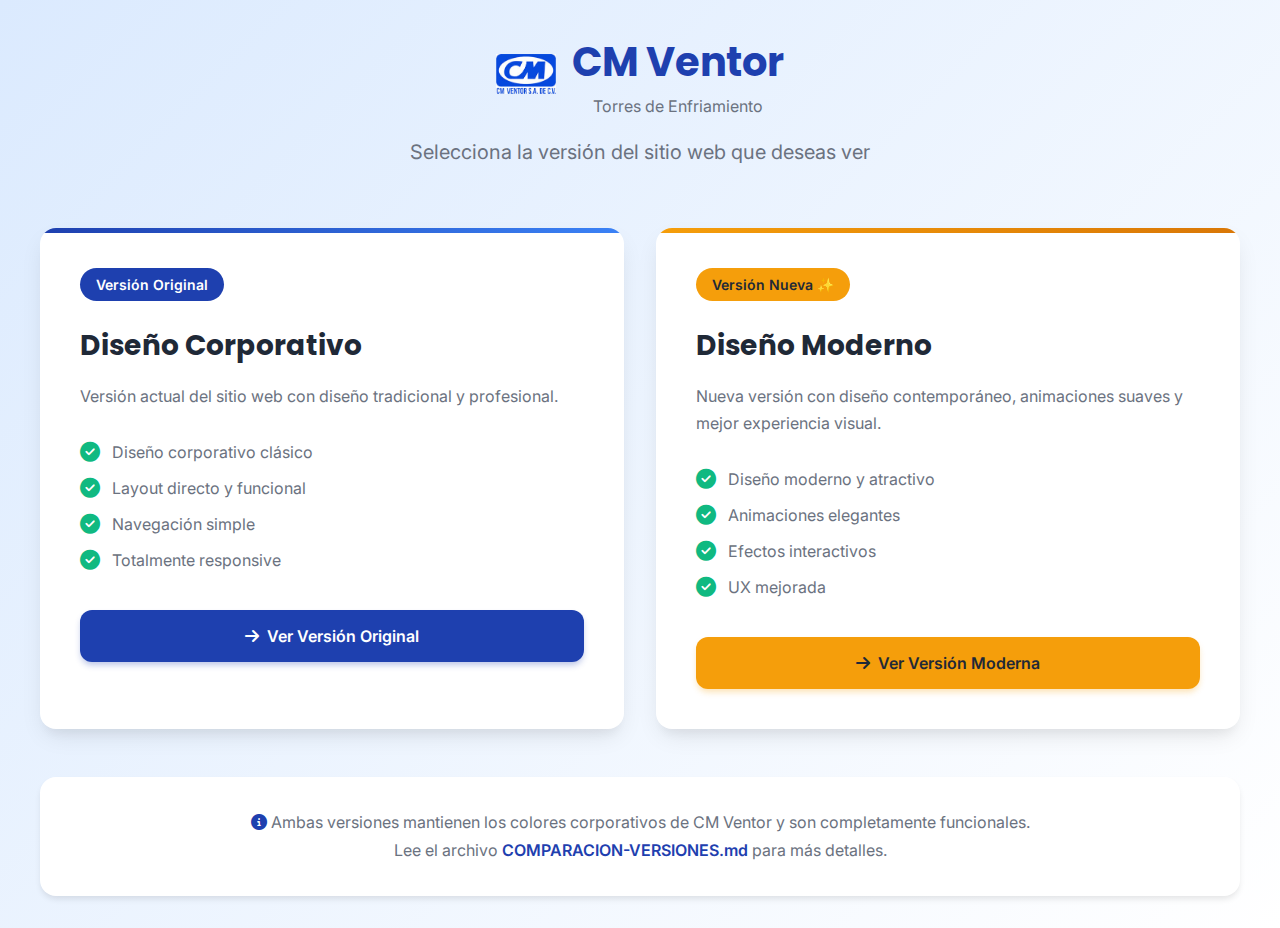
<file: index-selector.html>
<!DOCTYPE html>
<html lang="es">
<head>
    <meta charset="UTF-8">
    <meta name="viewport" content="width=device-width, initial-scale=1.0">
    <title>CM Ventor - Selecciona Versión</title>
    <link rel="preconnect" href="https://fonts.googleapis.com">
    <link rel="preconnect" href="https://fonts.gstatic.com" crossorigin>
    <link href="https://fonts.googleapis.com/css2?family=Inter:wght@400;500;600;700&family=Poppins:wght@600;700&display=swap" rel="stylesheet">
    <link rel="stylesheet" href="https://cdnjs.cloudflare.com/ajax/libs/font-awesome/6.4.0/css/all.min.css">
    <style>
        :root {
            --cm-blue: #1e40af;
            --cm-blue-light: #3b82f6;
            --cm-blue-dark: #1e3a8a;
            --cm-yellow: #f59e0b;
            --cm-yellow-dark: #d97706;
            --text-dark: #1f2937;
            --text-light: #6b7280;
            --bg-light: #f8fafb;
        }
        
        * {
            margin: 0;
            padding: 0;
            box-sizing: border-box;
        }
        
        body {
            font-family: 'Inter', sans-serif;
            background: linear-gradient(135deg, #dbeafe 0%, #ffffff 100%);
            min-height: 100vh;
            display: flex;
            align-items: center;
            justify-content: center;
            padding: 2rem;
        }
        
        .container {
            max-width: 1200px;
            width: 100%;
        }
        
        .header {
            text-align: center;
            margin-bottom: 4rem;
        }
        
        .logo {
            display: flex;
            align-items: center;
            justify-content: center;
            gap: 1rem;
            margin-bottom: 1.5rem;
        }
        
        .logo img {
            width: 60px;
            height: 60px;
            object-fit: contain;
        }
        
        .logo-text h1 {
            font-family: 'Poppins', sans-serif;
            font-size: 2.5rem;
            color: var(--cm-blue);
            margin-bottom: 0.25rem;
        }
        
        .logo-text p {
            font-size: 1rem;
            color: var(--text-light);
        }
        
        .subtitle {
            font-size: 1.25rem;
            color: var(--text-light);
            margin-top: 1rem;
        }
        
        .versions {
            display: grid;
            grid-template-columns: 1fr;
            gap: 2rem;
            margin-bottom: 3rem;
        }
        
        @media (min-width: 768px) {
            .versions {
                grid-template-columns: 1fr 1fr;
            }
        }
        
        .version-card {
            background: white;
            border-radius: 1rem;
            padding: 2.5rem;
            box-shadow: 0 10px 25px -5px rgba(0, 0, 0, 0.1), 0 10px 10px -5px rgba(0, 0, 0, 0.04);
            transition: all 0.3s ease;
            position: relative;
            overflow: hidden;
        }
        
        .version-card::before {
            content: '';
            position: absolute;
            top: 0;
            left: 0;
            right: 0;
            height: 5px;
            background: linear-gradient(90deg, var(--cm-blue), var(--cm-blue-light));
        }
        
        .version-card.v2::before {
            background: linear-gradient(90deg, var(--cm-yellow), var(--cm-yellow-dark));
        }
        
        .version-card:hover {
            transform: translateY(-10px);
            box-shadow: 0 20px 35px -5px rgba(0, 0, 0, 0.15), 0 10px 15px -5px rgba(0, 0, 0, 0.08);
        }
        
        .badge {
            display: inline-block;
            padding: 0.5rem 1rem;
            border-radius: 2rem;
            font-size: 0.875rem;
            font-weight: 600;
            margin-bottom: 1.5rem;
        }
        
        .badge.current {
            background: var(--cm-blue);
            color: white;
        }
        
        .badge.new {
            background: var(--cm-yellow);
            color: var(--text-dark);
        }
        
        .version-card h2 {
            font-family: 'Poppins', sans-serif;
            font-size: 1.75rem;
            color: var(--text-dark);
            margin-bottom: 1rem;
        }
        
        .version-card p {
            color: var(--text-light);
            line-height: 1.7;
            margin-bottom: 1.5rem;
        }
        
        .features {
            list-style: none;
            margin-bottom: 2rem;
        }
        
        .features li {
            display: flex;
            align-items: center;
            gap: 0.75rem;
            padding: 0.5rem 0;
            color: var(--text-light);
        }
        
        .features li i {
            color: #10b981;
            font-size: 1.25rem;
        }
        
        .btn {
            display: inline-flex;
            align-items: center;
            justify-content: center;
            gap: 0.5rem;
            padding: 1rem 2rem;
            font-size: 1rem;
            font-weight: 600;
            border-radius: 0.75rem;
            text-decoration: none;
            transition: all 0.3s ease;
            width: 100%;
        }
        
        .btn-primary {
            background: var(--cm-blue);
            color: white;
            box-shadow: 0 4px 6px -1px rgba(30, 64, 175, 0.3);
        }
        
        .btn-primary:hover {
            background: var(--cm-blue-dark);
            transform: translateY(-2px);
            box-shadow: 0 10px 15px -3px rgba(30, 64, 175, 0.4);
        }
        
        .btn-secondary {
            background: var(--cm-yellow);
            color: var(--text-dark);
            box-shadow: 0 4px 6px -1px rgba(245, 158, 11, 0.3);
        }
        
        .btn-secondary:hover {
            background: var(--cm-yellow-dark);
            transform: translateY(-2px);
            box-shadow: 0 10px 15px -3px rgba(245, 158, 11, 0.4);
        }
        
        .info {
            background: white;
            border-radius: 1rem;
            padding: 2rem;
            box-shadow: 0 4px 6px -1px rgba(0, 0, 0, 0.1);
            text-align: center;
        }
        
        .info p {
            color: var(--text-light);
            line-height: 1.7;
        }
        
        .info a {
            color: var(--cm-blue);
            font-weight: 600;
            text-decoration: none;
        }
        
        .info a:hover {
            color: var(--cm-blue-dark);
        }
        
        @media (max-width: 767px) {
            .logo-text h1 {
                font-size: 2rem;
            }
            
            .subtitle {
                font-size: 1.1rem;
            }
            
            .version-card {
                padding: 2rem;
            }
        }
    </style>
</head>
<body>
    <div class="container">
        <div class="header">
            <div class="logo">
                <img src="images/logotipo.jpg" alt="CM Ventor Logo" style="width: 60px; height: 60px; object-fit: contain;">
                <div class="logo-text">
                    <h1>CM Ventor</h1>
                    <p>Torres de Enfriamiento</p>
                </div>
            </div>
            <p class="subtitle">Selecciona la versión del sitio web que deseas ver</p>
        </div>
        
        <div class="versions">
            <div class="version-card">
                <span class="badge current">Versión Original</span>
                <h2>Diseño Corporativo</h2>
                <p>Versión actual del sitio web con diseño tradicional y profesional.</p>
                
                <ul class="features">
                    <li>
                        <i class="fas fa-check-circle"></i>
                        <span>Diseño corporativo clásico</span>
                    </li>
                    <li>
                        <i class="fas fa-check-circle"></i>
                        <span>Layout directo y funcional</span>
                    </li>
                    <li>
                        <i class="fas fa-check-circle"></i>
                        <span>Navegación simple</span>
                    </li>
                    <li>
                        <i class="fas fa-check-circle"></i>
                        <span>Totalmente responsive</span>
                    </li>
                </ul>
                
                <a href="index.html" class="btn btn-primary">
                    <i class="fas fa-arrow-right"></i>
                    Ver Versión Original
                </a>
            </div>
            
            <div class="version-card v2">
                <span class="badge new">Versión Nueva ✨</span>
                <h2>Diseño Moderno</h2>
                <p>Nueva versión con diseño contemporáneo, animaciones suaves y mejor experiencia visual.</p>
                
                <ul class="features">
                    <li>
                        <i class="fas fa-check-circle"></i>
                        <span>Diseño moderno y atractivo</span>
                    </li>
                    <li>
                        <i class="fas fa-check-circle"></i>
                        <span>Animaciones elegantes</span>
                    </li>
                    <li>
                        <i class="fas fa-check-circle"></i>
                        <span>Efectos interactivos</span>
                    </li>
                    <li>
                        <i class="fas fa-check-circle"></i>
                        <span>UX mejorada</span>
                    </li>
                </ul>
                
                <a href="index-v2.html" class="btn btn-secondary">
                    <i class="fas fa-arrow-right"></i>
                    Ver Versión Moderna
                </a>
            </div>
        </div>
        
        <div class="info">
            <p>
                <i class="fas fa-info-circle" style="color: var(--cm-blue);"></i>
                Ambas versiones mantienen los colores corporativos de CM Ventor y son completamente funcionales.
                <br>
                Lee el archivo <a href="COMPARACION-VERSIONES.md" target="_blank">COMPARACION-VERSIONES.md</a> para más detalles.
            </p>
        </div>
    </div>
</body>
</html>
</file>
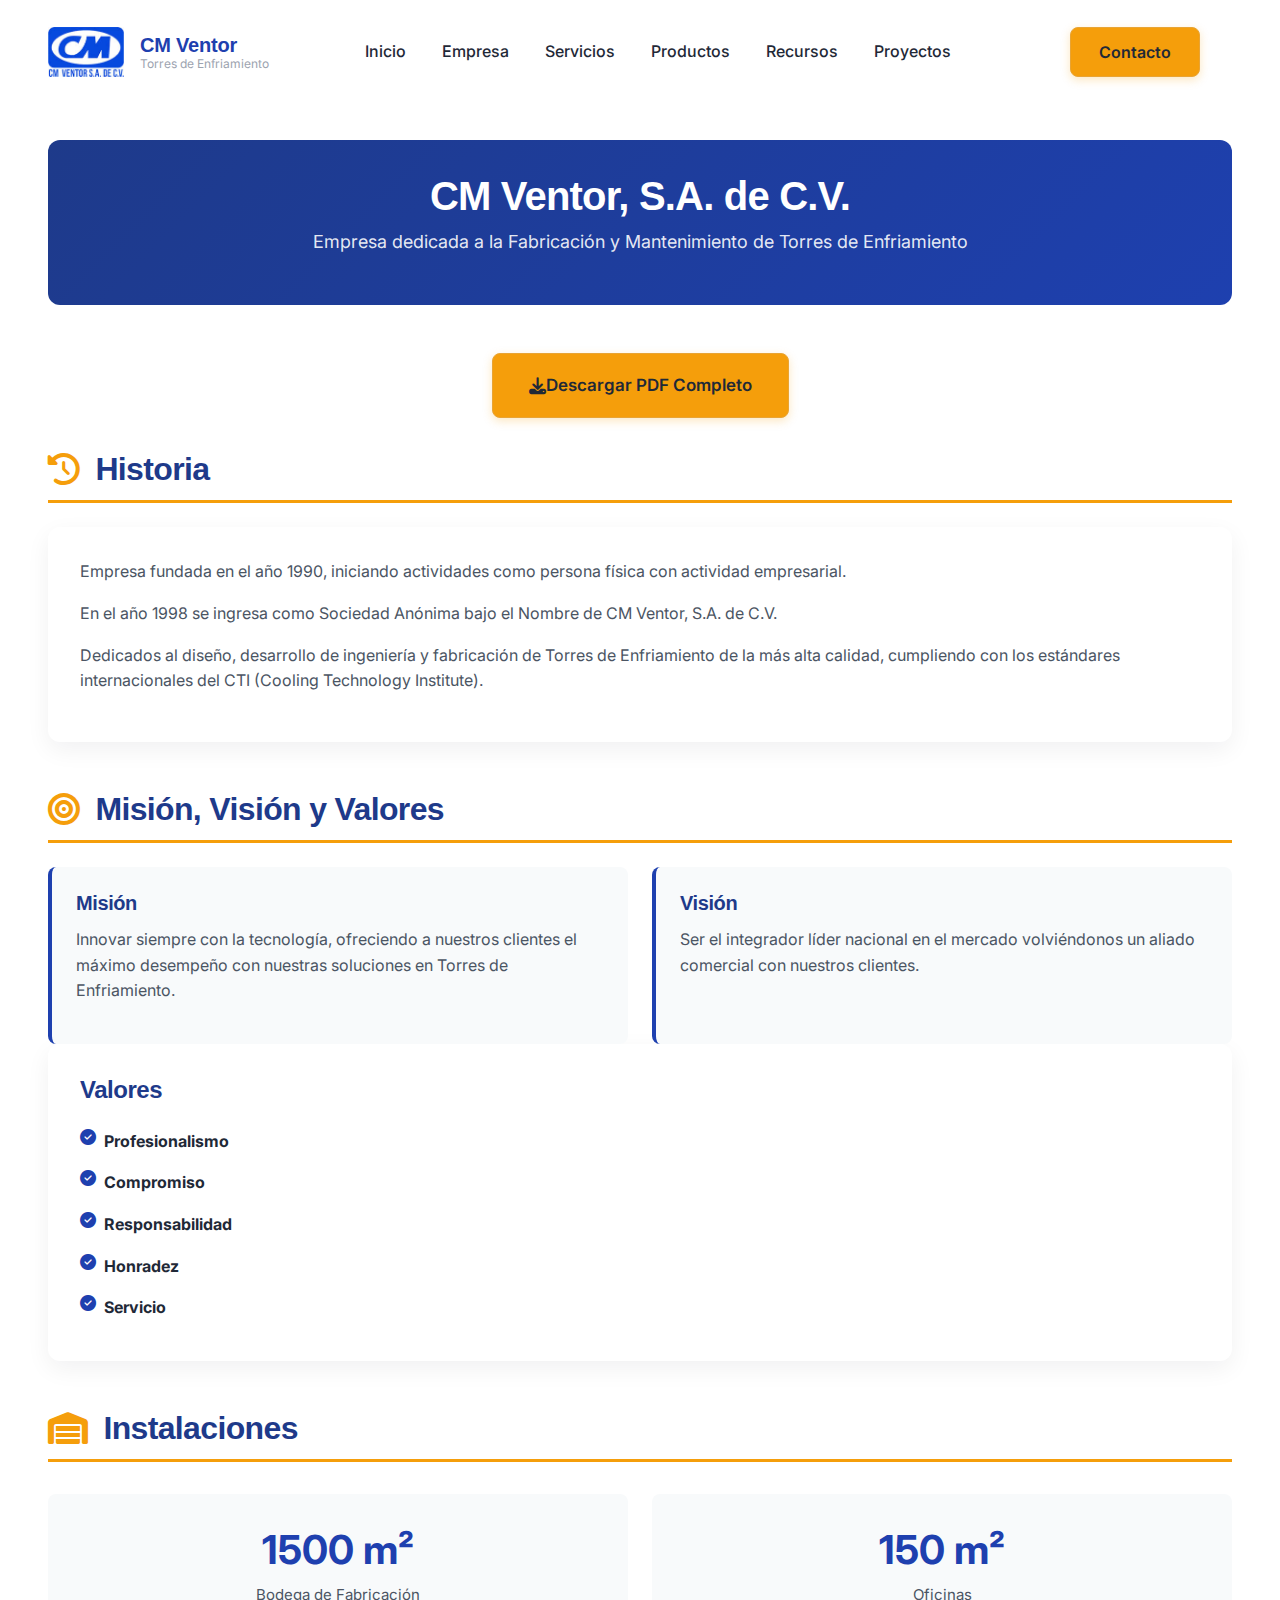
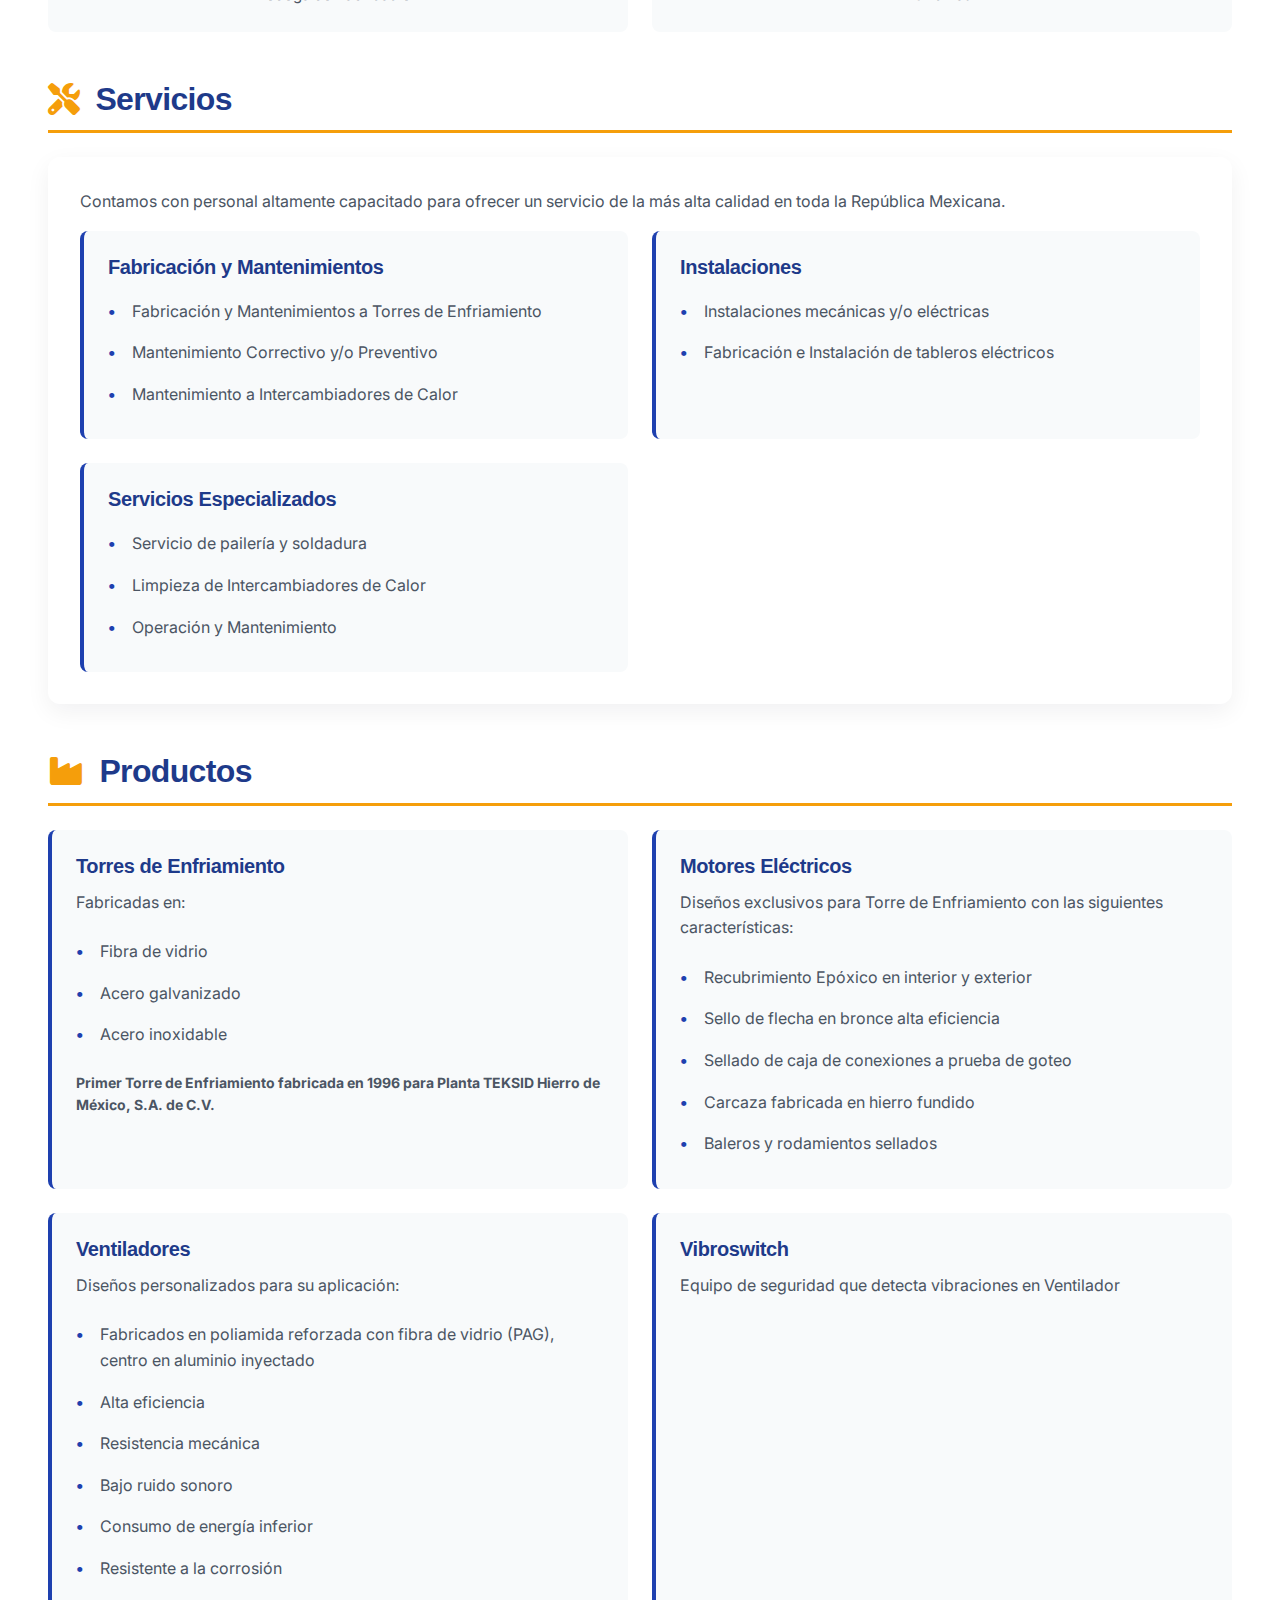
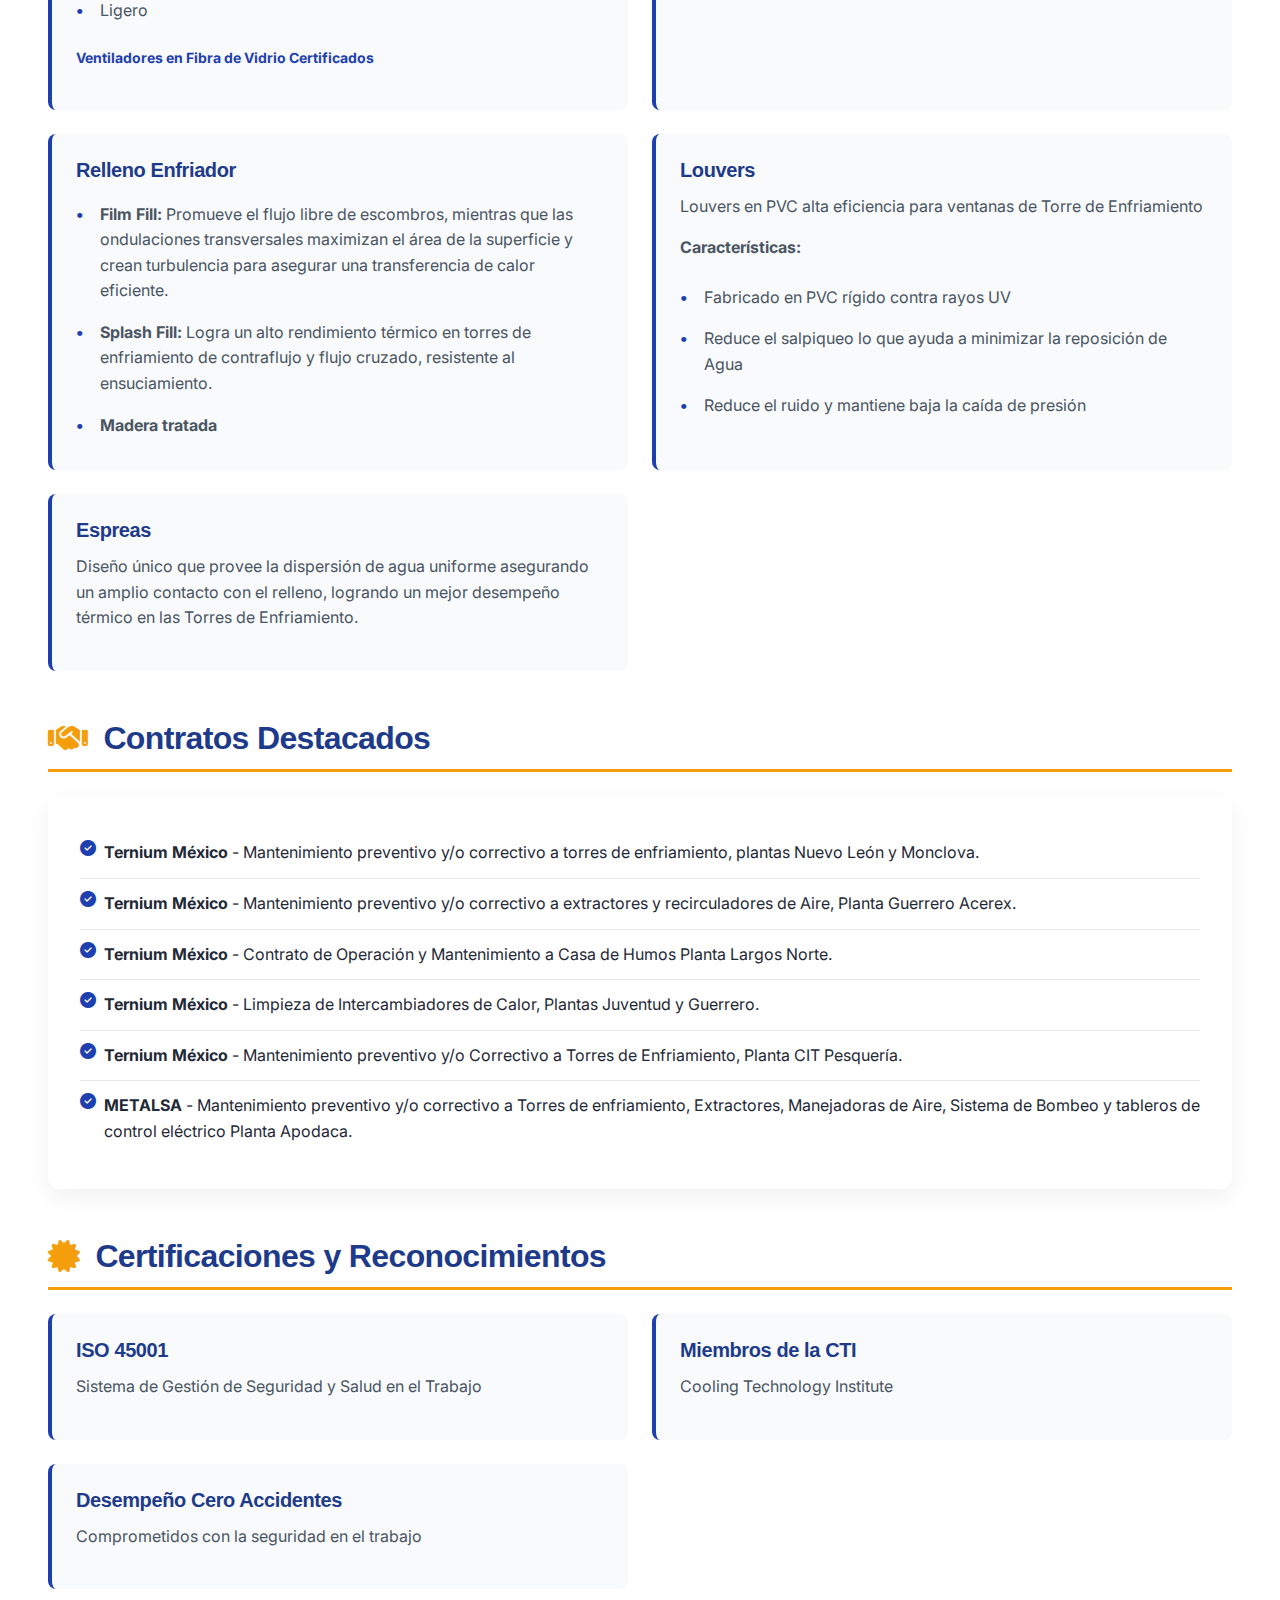
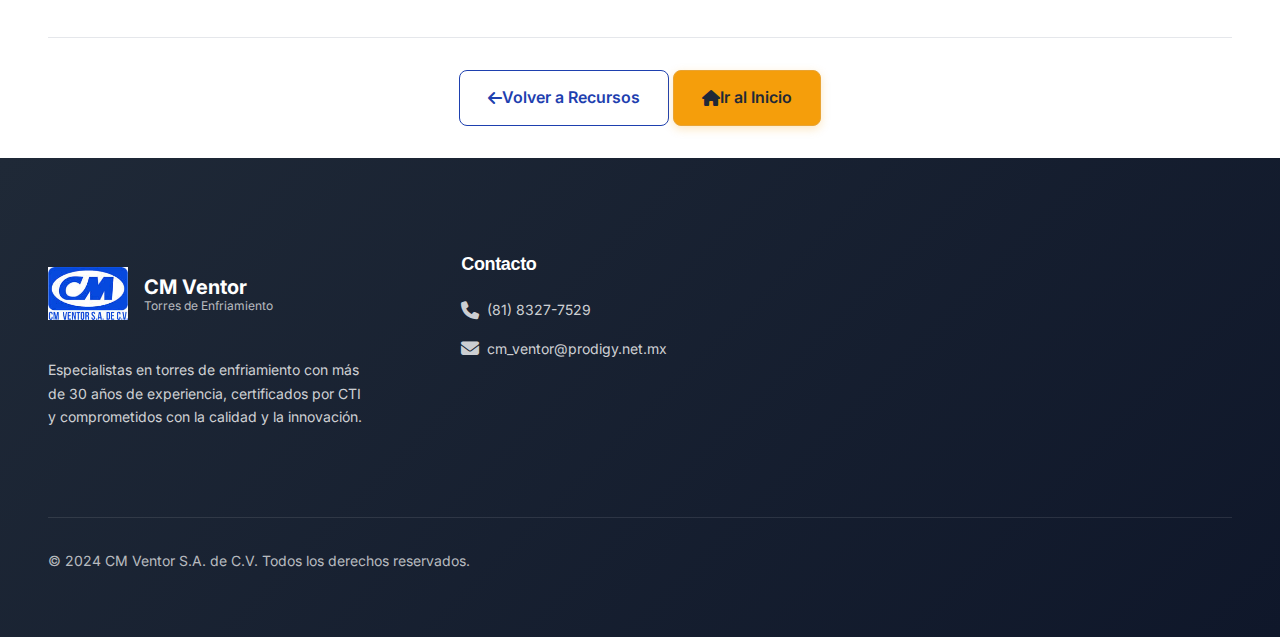
<file: presentacion.html>
<!DOCTYPE html>
<html lang="es" id="htmlLang">
<head>
  <meta charset="UTF-8">
  <meta name="viewport" content="width=device-width, initial-scale=1.0, maximum-scale=5.0, user-scalable=yes">
  <meta name="description" content="Presentación Corporativa CM Ventor - Más de 30 años fabricando y manteniendo torres de enfriamiento certificadas por CTI.">
  <meta name="keywords" content="CM Ventor, presentación corporativa, torres de enfriamiento, CTI, México">
  <title>Presentación Corporativa | CM Ventor S.A. de C.V.</title>
  
  <link rel="icon" type="image/jpeg" href="images/logotipo.jpg">
  <link rel="preconnect" href="https://fonts.googleapis.com">
  <link rel="preconnect" href="https://fonts.gstatic.com" crossorigin>
  <link href="https://fonts.googleapis.com/css2?family=Inter:wght@300;400;500;600;700&family=Poppins:wght@400;500;600;700&display=swap" rel="stylesheet">
  <link rel="stylesheet" href="https://cdnjs.cloudflare.com/ajax/libs/font-awesome/6.4.0/css/all.min.css">
  <link rel="stylesheet" crossorigin href="css/styles-v2.css">
  <style>
    .presentation {
      padding: calc(3.5rem + 84px) 0 2rem 0;
      background: var(--bg-white);
      margin-top: 0;
    }
    
    @media (max-width: 768px) {
      .presentation {
        padding: calc(2.75rem + 68px) 0 2rem 0;
      }
    }
    
    @media (max-width: 480px) {
      .presentation {
        padding: calc(2.5rem + 60px) 0 2rem 0;
      }
    }
    
    .presentation__header {
      text-align: center;
      margin-bottom: 3rem;
      padding: 2rem 0;
      background: linear-gradient(135deg, var(--cm-blue-dark), var(--cm-blue));
      color: white;
      border-radius: 0.75rem;
      margin-bottom: 3rem;
    }
    
    .presentation__header h1 {
      color: white;
      font-size: clamp(1.75rem, 4vw, 2.5rem);
      margin-bottom: 0.5rem;
    }
    
    .presentation__header p {
      color: rgba(255, 255, 255, 0.9);
      font-size: 1.125rem;
    }
    
    .presentation__download {
      text-align: center;
      margin-bottom: 2rem;
    }
    
    .presentation__section {
      margin-bottom: 3rem;
    }
    
    .presentation__section-title {
      font-size: clamp(1.5rem, 3vw, 2rem);
      color: var(--cm-blue-dark);
      margin-bottom: 1.5rem;
      padding-bottom: 0.75rem;
      border-bottom: 3px solid var(--cm-yellow);
      display: flex;
      align-items: center;
      gap: 1rem;
    }
    
    .presentation__section-title i {
      color: var(--cm-yellow);
    }
    
    .presentation__content {
      background: var(--bg-white);
      padding: 2rem;
      border-radius: 0.75rem;
      box-shadow: var(--shadow-soft);
      margin-bottom: 2rem;
    }
    
    .presentation__grid {
      display: grid;
      grid-template-columns: 1fr;
      gap: 1.5rem;
    }
    
    @media (min-width: 768px) {
      .presentation__grid {
        grid-template-columns: repeat(2, 1fr);
      }
    }
    
    .presentation__card {
      padding: 1.5rem;
      background: var(--bg-light);
      border-radius: 0.5rem;
      border-left: 4px solid var(--cm-blue);
    }
    
    .presentation__card h3 {
      font-size: 1.25rem;
      color: var(--cm-blue-dark);
      margin-bottom: 0.75rem;
    }
    
    .presentation__card ul {
      list-style: none;
      padding: 0;
    }
    
    .presentation__card li {
      padding: 0.5rem 0;
      padding-left: 1.5rem;
      position: relative;
      color: var(--text-light);
    }
    
    .presentation__card li::before {
      content: "•";
      position: absolute;
      left: 0;
      color: var(--cm-blue);
      font-weight: bold;
    }
    
    .presentation__stats {
      display: grid;
      grid-template-columns: repeat(auto-fit, minmax(200px, 1fr));
      gap: 1.5rem;
      margin: 2rem 0;
    }
    
    .presentation__stat {
      text-align: center;
      padding: 1.5rem;
      background: var(--bg-light);
      border-radius: 0.5rem;
    }
    
    .presentation__stat-number {
      font-size: 2.5rem;
      font-weight: 700;
      color: var(--cm-blue);
      display: block;
    }
    
    .presentation__stat-label {
      font-size: 0.9375rem;
      color: var(--text-light);
      margin-top: 0.5rem;
    }
    
    .presentation__back {
      text-align: center;
      margin-top: 3rem;
      padding-top: 2rem;
      border-top: 1px solid var(--border-color);
    }
  </style>
</head>
<body>
  <!-- Header -->
  <header class="header" id="header">
    <div class="container">
      <div class="header__content">
        <div class="header__logo" onclick="window.location.href='index.html'">
          <img src="images/logotipo.jpg" alt="CM Ventor Logo" class="header__logo-icon">
          <div class="header__logo-text">
            <h1 class="header__logo-title">CM Ventor</h1>
            <p class="header__logo-subtitle">Torres de Enfriamiento</p>
          </div>
        </div>
        
        <nav class="header__nav" id="navMenu">
          <ul class="header__nav-list">
            <li><a class="header__nav-link" href="index.html#inicio">Inicio</a></li>
            <li><a class="header__nav-link" href="index.html#empresa">Empresa</a></li>
            <li><a class="header__nav-link" href="index.html#servicios">Servicios</a></li>
            <li><a class="header__nav-link" href="index.html#productos">Productos</a></li>
            <li><a class="header__nav-link" href="index.html#recursos">Recursos</a></li>
            <li><a class="header__nav-link" href="index.html#proyectos">Proyectos</a></li>
          </ul>
          <div class="header__nav-cta">
            <button class="btn btn-primary" onclick="window.location.href='index.html#contacto'">Contacto</button>
          </div>
        </nav>
        
        <button class="header__mobile-toggle" id="mobileToggle" onclick="toggleMobileMenu()">
          <span></span>
          <span></span>
          <span></span>
        </button>
      </div>
    </div>
  </header>

  <!-- Presentation Content -->
  <section class="presentation">
    <div class="container">
      <div class="presentation__header">
        <h1>CM Ventor, S.A. de C.V.</h1>
        <p>Empresa dedicada a la Fabricación y Mantenimiento de Torres de Enfriamiento</p>
      </div>
      
      <div class="presentation__download">
        <a href="resources/presentacion-corporativa.pdf" download class="btn btn-primary btn-large">
          <i class="fas fa-download"></i> Descargar PDF Completo
        </a>
      </div>

      <!-- Historia -->
      <div class="presentation__section">
        <h2 class="presentation__section-title">
          <i class="fas fa-history"></i>
          Historia
        </h2>
        <div class="presentation__content">
          <p>Empresa fundada en el año 1990, iniciando actividades como persona física con actividad empresarial.</p>
          <p>En el año 1998 se ingresa como Sociedad Anónima bajo el Nombre de CM Ventor, S.A. de C.V.</p>
          <p>Dedicados al diseño, desarrollo de ingeniería y fabricación de Torres de Enfriamiento de la más alta calidad, cumpliendo con los estándares internacionales del CTI (Cooling Technology Institute).</p>
        </div>
      </div>

      <!-- Misión, Visión y Valores -->
      <div class="presentation__section">
        <h2 class="presentation__section-title">
          <i class="fas fa-bullseye"></i>
          Misión, Visión y Valores
        </h2>
        <div class="presentation__grid">
          <div class="presentation__card">
            <h3>Misión</h3>
            <p>Innovar siempre con la tecnología, ofreciendo a nuestros clientes el máximo desempeño con nuestras soluciones en Torres de Enfriamiento.</p>
          </div>
          <div class="presentation__card">
            <h3>Visión</h3>
            <p>Ser el integrador líder nacional en el mercado volviéndonos un aliado comercial con nuestros clientes.</p>
          </div>
        </div>
        <div class="presentation__content">
          <h3 style="margin-bottom: 1rem; color: var(--cm-blue-dark);">Valores</h3>
          <ul style="list-style: none; padding: 0;">
            <li style="padding: 0.5rem 0; padding-left: 1.5rem; position: relative;">
              <i class="fas fa-check-circle" style="position: absolute; left: 0; color: var(--cm-blue);"></i>
              <strong>Profesionalismo</strong>
            </li>
            <li style="padding: 0.5rem 0; padding-left: 1.5rem; position: relative;">
              <i class="fas fa-check-circle" style="position: absolute; left: 0; color: var(--cm-blue);"></i>
              <strong>Compromiso</strong>
            </li>
            <li style="padding: 0.5rem 0; padding-left: 1.5rem; position: relative;">
              <i class="fas fa-check-circle" style="position: absolute; left: 0; color: var(--cm-blue);"></i>
              <strong>Responsabilidad</strong>
            </li>
            <li style="padding: 0.5rem 0; padding-left: 1.5rem; position: relative;">
              <i class="fas fa-check-circle" style="position: absolute; left: 0; color: var(--cm-blue);"></i>
              <strong>Honradez</strong>
            </li>
            <li style="padding: 0.5rem 0; padding-left: 1.5rem; position: relative;">
              <i class="fas fa-check-circle" style="position: absolute; left: 0; color: var(--cm-blue);"></i>
              <strong>Servicio</strong>
            </li>
          </ul>
        </div>
      </div>

      <!-- Instalaciones -->
      <div class="presentation__section">
        <h2 class="presentation__section-title">
          <i class="fas fa-warehouse"></i>
          Instalaciones
        </h2>
        <div class="presentation__stats">
          <div class="presentation__stat">
            <span class="presentation__stat-number">1500 m²</span>
            <span class="presentation__stat-label">Bodega de Fabricación</span>
          </div>
          <div class="presentation__stat">
            <span class="presentation__stat-number">150 m²</span>
            <span class="presentation__stat-label">Oficinas</span>
          </div>
        </div>
      </div>

      <!-- Servicios -->
      <div class="presentation__section">
        <h2 class="presentation__section-title">
          <i class="fas fa-tools"></i>
          Servicios
        </h2>
        <div class="presentation__content">
          <p>Contamos con personal altamente capacitado para ofrecer un servicio de la más alta calidad en toda la República Mexicana.</p>
          <div class="presentation__grid">
            <div class="presentation__card">
              <h3>Fabricación y Mantenimientos</h3>
              <ul>
                <li>Fabricación y Mantenimientos a Torres de Enfriamiento</li>
                <li>Mantenimiento Correctivo y/o Preventivo</li>
                <li>Mantenimiento a Intercambiadores de Calor</li>
              </ul>
            </div>
            <div class="presentation__card">
              <h3>Instalaciones</h3>
              <ul>
                <li>Instalaciones mecánicas y/o eléctricas</li>
                <li>Fabricación e Instalación de tableros eléctricos</li>
              </ul>
            </div>
            <div class="presentation__card">
              <h3>Servicios Especializados</h3>
              <ul>
                <li>Servicio de pailería y soldadura</li>
                <li>Limpieza de Intercambiadores de Calor</li>
                <li>Operación y Mantenimiento</li>
              </ul>
            </div>
          </div>
        </div>
      </div>

      <!-- Productos -->
      <div class="presentation__section">
        <h2 class="presentation__section-title">
          <i class="fas fa-industry"></i>
          Productos
        </h2>
        <div class="presentation__grid">
          <div class="presentation__card">
            <h3>Torres de Enfriamiento</h3>
            <p>Fabricadas en:</p>
            <ul>
              <li>Fibra de vidrio</li>
              <li>Acero galvanizado</li>
              <li>Acero inoxidable</li>
            </ul>
            <p style="margin-top: 1rem; font-size: 0.875rem; color: var(--text-light);">
              <strong>Primer Torre de Enfriamiento fabricada en 1996 para Planta TEKSID Hierro de México, S.A. de C.V.</strong>
            </p>
          </div>
          <div class="presentation__card">
            <h3>Motores Eléctricos</h3>
            <p>Diseños exclusivos para Torre de Enfriamiento con las siguientes características:</p>
            <ul>
              <li>Recubrimiento Epóxico en interior y exterior</li>
              <li>Sello de flecha en bronce alta eficiencia</li>
              <li>Sellado de caja de conexiones a prueba de goteo</li>
              <li>Carcaza fabricada en hierro fundido</li>
              <li>Baleros y rodamientos sellados</li>
            </ul>
          </div>
          <div class="presentation__card">
            <h3>Ventiladores</h3>
            <p>Diseños personalizados para su aplicación:</p>
            <ul>
              <li>Fabricados en poliamida reforzada con fibra de vidrio (PAG), centro en aluminio inyectado</li>
              <li>Alta eficiencia</li>
              <li>Resistencia mecánica</li>
              <li>Bajo ruido sonoro</li>
              <li>Consumo de energía inferior</li>
              <li>Resistente a la corrosión</li>
              <li>Ligero</li>
            </ul>
            <p style="margin-top: 1rem; font-size: 0.875rem; color: var(--cm-blue);">
              <strong>Ventiladores en Fibra de Vidrio Certificados</strong>
            </p>
          </div>
          <div class="presentation__card">
            <h3>Vibroswitch</h3>
            <p>Equipo de seguridad que detecta vibraciones en Ventilador</p>
          </div>
          <div class="presentation__card">
            <h3>Relleno Enfriador</h3>
            <ul>
              <li><strong>Film Fill:</strong> Promueve el flujo libre de escombros, mientras que las ondulaciones transversales maximizan el área de la superficie y crean turbulencia para asegurar una transferencia de calor eficiente.</li>
              <li><strong>Splash Fill:</strong> Logra un alto rendimiento térmico en torres de enfriamiento de contraflujo y flujo cruzado, resistente al ensuciamiento.</li>
              <li><strong>Madera tratada</strong></li>
            </ul>
          </div>
          <div class="presentation__card">
            <h3>Louvers</h3>
            <p>Louvers en PVC alta eficiencia para ventanas de Torre de Enfriamiento</p>
            <p><strong>Características:</strong></p>
            <ul>
              <li>Fabricado en PVC rígido contra rayos UV</li>
              <li>Reduce el salpiqueo lo que ayuda a minimizar la reposición de Agua</li>
              <li>Reduce el ruido y mantiene baja la caída de presión</li>
            </ul>
          </div>
          <div class="presentation__card">
            <h3>Espreas</h3>
            <p>Diseño único que provee la dispersión de agua uniforme asegurando un amplio contacto con el relleno, logrando un mejor desempeño térmico en las Torres de Enfriamiento.</p>
          </div>
        </div>
      </div>

      <!-- Contratos -->
      <div class="presentation__section">
        <h2 class="presentation__section-title">
          <i class="fas fa-handshake"></i>
          Contratos Destacados
        </h2>
        <div class="presentation__content">
          <ul style="list-style: none; padding: 0;">
            <li style="padding: 0.75rem 0; padding-left: 1.5rem; position: relative; border-bottom: 1px solid var(--border-color);">
              <i class="fas fa-check-circle" style="position: absolute; left: 0; color: var(--cm-blue); top: 0.75rem;"></i>
              <strong>Ternium México</strong> - Mantenimiento preventivo y/o correctivo a torres de enfriamiento, plantas Nuevo León y Monclova.
            </li>
            <li style="padding: 0.75rem 0; padding-left: 1.5rem; position: relative; border-bottom: 1px solid var(--border-color);">
              <i class="fas fa-check-circle" style="position: absolute; left: 0; color: var(--cm-blue); top: 0.75rem;"></i>
              <strong>Ternium México</strong> - Mantenimiento preventivo y/o correctivo a extractores y recirculadores de Aire, Planta Guerrero Acerex.
            </li>
            <li style="padding: 0.75rem 0; padding-left: 1.5rem; position: relative; border-bottom: 1px solid var(--border-color);">
              <i class="fas fa-check-circle" style="position: absolute; left: 0; color: var(--cm-blue); top: 0.75rem;"></i>
              <strong>Ternium México</strong> - Contrato de Operación y Mantenimiento a Casa de Humos Planta Largos Norte.
            </li>
            <li style="padding: 0.75rem 0; padding-left: 1.5rem; position: relative; border-bottom: 1px solid var(--border-color);">
              <i class="fas fa-check-circle" style="position: absolute; left: 0; color: var(--cm-blue); top: 0.75rem;"></i>
              <strong>Ternium México</strong> - Limpieza de Intercambiadores de Calor, Plantas Juventud y Guerrero.
            </li>
            <li style="padding: 0.75rem 0; padding-left: 1.5rem; position: relative; border-bottom: 1px solid var(--border-color);">
              <i class="fas fa-check-circle" style="position: absolute; left: 0; color: var(--cm-blue); top: 0.75rem;"></i>
              <strong>Ternium México</strong> - Mantenimiento preventivo y/o Correctivo a Torres de Enfriamiento, Planta CIT Pesquería.
            </li>
            <li style="padding: 0.75rem 0; padding-left: 1.5rem; position: relative;">
              <i class="fas fa-check-circle" style="position: absolute; left: 0; color: var(--cm-blue); top: 0.75rem;"></i>
              <strong>METALSA</strong> - Mantenimiento preventivo y/o correctivo a Torres de enfriamiento, Extractores, Manejadoras de Aire, Sistema de Bombeo y tableros de control eléctrico Planta Apodaca.
            </li>
          </ul>
        </div>
      </div>

      <!-- Certificaciones -->
      <div class="presentation__section">
        <h2 class="presentation__section-title">
          <i class="fas fa-certificate"></i>
          Certificaciones y Reconocimientos
        </h2>
        <div class="presentation__grid">
          <div class="presentation__card">
            <h3>ISO 45001</h3>
            <p>Sistema de Gestión de Seguridad y Salud en el Trabajo</p>
          </div>
          <div class="presentation__card">
            <h3>Miembros de la CTI</h3>
            <p>Cooling Technology Institute</p>
          </div>
          <div class="presentation__card">
            <h3>Desempeño Cero Accidentes</h3>
            <p>Comprometidos con la seguridad en el trabajo</p>
          </div>
        </div>
      </div>

      <div class="presentation__back">
        <a href="index.html#recursos" class="btn btn-secondary">
          <i class="fas fa-arrow-left"></i> Volver a Recursos
        </a>
        <a href="index.html" class="btn btn-primary">
          <i class="fas fa-home"></i> Ir al Inicio
        </a>
      </div>
    </div>
  </section>

  <!-- Footer -->
  <footer class="footer">
    <div class="container">
      <div class="footer__content">
        <div class="footer__section footer__section--main">
          <div class="footer__logo">
            <img src="images/logotipo.jpg" alt="CM Ventor Logo" class="footer__logo-icon">
            <div class="footer__logo-text">
              <p class="footer__logo-title">CM Ventor</p>
              <p class="footer__logo-subtitle">Torres de Enfriamiento</p>
            </div>
          </div>
          <p class="footer__description">
            Especialistas en torres de enfriamiento con más de 30 años de experiencia, 
            certificados por CTI y comprometidos con la calidad y la innovación.
          </p>
        </div>
        
        <div class="footer__section">
          <h4 class="footer__section-title">Contacto</h4>
          <p class="footer__text">
            <span class="footer__contact-item">
              <i class="fas fa-phone footer__contact-icon"></i>
              (81) 8327-7529
            </span>
          </p>
          <p class="footer__text">
            <span class="footer__contact-item">
              <i class="fas fa-envelope footer__contact-icon"></i>
              cm_ventor@prodigy.net.mx
            </span>
          </p>
        </div>
      </div>
      
      <div class="footer__bottom">
        <div class="footer__bottom-content">
          <p class="footer__copyright">
            &copy; 2024 CM Ventor S.A. de C.V. Todos los derechos reservados.
          </p>
        </div>
      </div>
    </div>
  </footer>

  <script src="js/script-v2.js"></script>
</body>
</html>
</file>
<file: css/styles-v2.css>
/* ===================================
   CM VENTOR - DISEÑO MODERNO V2
   Basado en diseño rheab con colores CM Ventor
   =================================== */

/* Variables de colores CM Ventor */
:root {
    /* Colores principales CM Ventor */
    --cm-blue: #1e40af;
    --cm-blue-light: #3b82f6;
    --cm-blue-dark: #1e3a8a;
    --cm-yellow: #f59e0b;
    --cm-yellow-light: #fbbf24;
    --cm-yellow-dark: #d97706;
    --cm-gray: #64748b;
    --cm-gray-light: #94a3b8;
    --cm-gray-dark: #475569;
    
    /* Colores de texto */
    --text-dark: #1f2937;
    --text-light: #4b5563;
    --text-gray: #9ca3af;
    
    /* Fondos */
    --bg-white: #ffffff;
    --bg-light: #f8fafb;
    --bg-gray: #f3f4f6;
    --border-color: #e5e7eb;
    --surface-elevated: #f8fafc;
    --shadow-soft: 0 8px 24px rgba(15, 23, 42, 0.06);
    --shadow-hover: 0 12px 28px rgba(15, 23, 42, 0.1);
    --card-radius: 0.875rem;
    --card-radius-lg: 1rem;
    --card-border: rgba(15, 23, 42, 0.08);
    --card-border-hover: rgba(30, 64, 175, 0.2);
    --card-bg: #ffffff;
    --card-bg-soft: linear-gradient(135deg, #ffffff 0%, #fafbfd 100%);
    --transition-premium: 240ms cubic-bezier(0.2, 0.6, 0.2, 1);
}

/* Reset básico */
*, *:before, *:after {
    box-sizing: border-box;
    margin: 0;
    padding: 0;
}

html {
    scroll-behavior: smooth;
    font-size: 16px;
    -webkit-text-size-adjust: 100%;
    -moz-text-size-adjust: 100%;
    text-size-adjust: 100%;
}

body {
    font-family: 'Inter', -apple-system, BlinkMacSystemFont, 'Segoe UI', sans-serif;
    color: var(--text-dark);
    background-color: #fdfefe;
    line-height: 1.6;
    -webkit-font-smoothing: antialiased;
    -moz-osx-font-smoothing: grayscale;
    overflow-x: hidden;
}

/* Imágenes responsivas */
img {
    max-width: 100%;
    height: auto;
    display: block;
}

h1, h2, h3, h4, h5, h6 {
    font-family: 'Montserrat', sans-serif;
    font-weight: 700;
    line-height: 1.2;
    margin-bottom: 1rem;
    color: var(--cm-blue-dark);
    letter-spacing: -0.02em;
}

/* Hero title usa color especial (negro con highlight amarillo) */
.hero__title {
    color: #0f172a;
}

h1 { font-size: clamp(2rem, 4vw, 3rem); }
h2 { font-size: clamp(1.5rem, 3.5vw, 2.25rem); }
h3 { font-size: clamp(1.25rem, 2.5vw, 1.5rem); }
h4 { font-size: clamp(1.125rem, 2vw, 1.25rem); }

p {
    margin-bottom: 1rem;
    color: var(--text-light);
}

a {
    color: var(--cm-blue);
    text-decoration: none;
    transition: color 0.15s ease-in-out;
}

a:hover {
    color: var(--cm-blue-dark);
}

/* Container */
.container {
    width: 100%;
    max-width: 1400px;
    margin: 0 auto;
    padding: 0 1.25rem;
}

@media (min-width: 768px) {
    .container {
        padding: 0 2rem;
    }
}

@media (min-width: 1024px) {
    .container {
        padding: 0 3rem;
    }
}

@media (min-width: 1400px) {
    .container {
        padding: 0 4rem;
    }
}

/* Utilidades */
.text-center {
    text-align: center;
}

/* Botones */
.btn {
    display: inline-flex;
    align-items: center;
    justify-content: center;
    padding: 0.875rem 1.75rem;
    font-size: 1rem;
    font-weight: 600;
    border: 1px solid transparent;
    border-radius: 0.5rem;
    cursor: pointer;
    transition: all 0.3s ease-in-out;
    text-decoration: none;
    font-family: 'Inter', -apple-system, BlinkMacSystemFont, 'Segoe UI', sans-serif;
}

.btn:disabled {
    opacity: 0.5;
    cursor: not-allowed;
}

.btn-primary {
    background-color: var(--cm-yellow);
    color: var(--text-dark);
    border-color: #e8a435;
    box-shadow: 0 3px 10px rgba(245, 158, 11, 0.25);
}

.btn-primary:hover:not(:disabled) {
    background-color: var(--cm-yellow-dark);
    border-color: #cd8416;
    transform: translateY(-1px);
    box-shadow: 0 8px 18px rgba(217, 119, 6, 0.25);
}

.btn-secondary {
    background-color: transparent;
    color: var(--cm-blue);
    border: 1px solid var(--cm-blue);
}

.btn-secondary:hover:not(:disabled) {
    background-color: #eff6ff;
    color: var(--cm-blue-dark);
    border-color: var(--cm-blue-dark);
}

.btn-large {
    padding: 1.125rem 2.25rem;
    font-size: 1.0625rem;
}

/* Grid */
.grid {
    display: grid;
    gap: 2rem;
}

.grid-2 {
    grid-template-columns: 1fr;
}

@media (min-width: 768px) {
    .grid-2 {
        grid-template-columns: repeat(2, 1fr);
    }
}

.grid-3 {
    grid-template-columns: 1fr;
}

@media (min-width: 640px) {
    .grid-3 {
        grid-template-columns: repeat(2, 1fr);
    }
}

@media (min-width: 1024px) {
    .grid-3 {
        grid-template-columns: repeat(3, 1fr);
    }
}

/* Card */
.card {
    background: var(--card-bg);
    border-radius: var(--card-radius);
    padding: 1.25rem;
    border: 1px solid var(--card-border);
    box-shadow: 0 6px 18px rgba(15, 23, 42, 0.06);
    transition: transform var(--transition-premium), box-shadow var(--transition-premium), border-color var(--transition-premium);
}

@media (min-width: 1024px) {
    .card {
        padding: 1.5rem;
    }
}

@media (min-width: 1400px) {
    .card {
        padding: 1.75rem;
    }
}

.card:hover {
    transform: translateY(-1px);
    box-shadow: 0 10px 24px rgba(15, 23, 42, 0.1);
    border-color: var(--card-border-hover);
}

/* Unified cards for key business sections */
.profile__credential-section,
.services__card,
.producto-card,
.testimonials__project-card {
    border-radius: var(--card-radius-lg);
    border: 1px solid var(--card-border);
    background: var(--card-bg-soft);
    box-shadow: 0 6px 18px rgba(15, 23, 42, 0.06);
    transition: transform var(--transition-premium), box-shadow var(--transition-premium), border-color var(--transition-premium);
}

.profile__credential-section:hover,
.services__card:hover,
.producto-card:hover,
.testimonials__project-card:hover {
    transform: translateY(-2px);
    border-color: var(--card-border-hover);
    box-shadow: 0 12px 26px rgba(15, 23, 42, 0.1);
}

/* ===================================
   HEADER
   =================================== */

.header {
    position: fixed;
    top: 0;
    left: 0;
    right: 0;
    z-index: 1020;
    background: var(--bg-white);
    transition: all 0.3s ease-in-out;
    padding: 0.875rem 0;
    min-height: fit-content;
}

.header--scrolled {
    box-shadow: 0 4px 6px -1px rgba(0, 0, 0, 0.1), 0 2px 4px -1px rgba(0, 0, 0, 0.06);
    padding: 0.625rem 0;
}

.header__content {
    display: flex;
    align-items: center;
    justify-content: space-between;
    gap: 4rem;
}

@media (min-width: 1400px) {
    .header__content {
        gap: 5rem;
    }
}

.header__logo {
    display: flex;
    align-items: center;
    gap: 1rem;
    cursor: pointer;
    z-index: 1030;
    flex-shrink: 0;
    margin-right: auto;
}

.header__logo-icon {
    width: 76px;
    height: 76px;
    object-fit: contain;
    display: block;
    flex-shrink: 0;
}

.header__logo-text {
    display: flex;
    flex-direction: column;
}

.header__logo-title {
    font-size: 1.25rem;
    font-weight: 800;
    color: var(--cm-blue);
    margin: 0;
    line-height: 1.2;
    letter-spacing: -0.01em;
}

.header__logo-subtitle {
    font-size: 0.75rem;
    color: var(--text-gray);
    margin: 0;
    line-height: 1.2;
}

.header__nav {
    display: flex;
    align-items: center;
    gap: 3rem;
    flex: 1;
    justify-content: center;
    margin: 0 2rem;
}

@media (min-width: 1400px) {
    .header__nav {
        gap: 3.5rem;
        margin: 0 3rem;
    }
}

@media (max-width: 1024px) {
    .header__content {
        gap: 1.5rem;
    }
    
    .header__nav {
        position: fixed;
        top: 0;
        left: 0;
        right: 0;
        bottom: 0;
        background: var(--bg-white);
        flex-direction: column;
        justify-content: center;
        transform: translateX(100%);
        transition: transform 0.3s ease-in-out;
        flex: none;
        margin: 0;
        gap: 0;
    }
    
    .header__nav--open {
        transform: translateX(0);
    }
    
    .header__logo {
        margin-right: 0;
    }
    
    .header__nav-cta {
        margin-left: 0;
    }
}

.header__nav-list {
    display: flex;
    list-style: none;
    gap: 2.25rem;
    margin: 0;
    padding: 0;
}

@media (min-width: 1400px) {
    .header__nav-list {
        gap: 2.75rem;
    }
}

@media (max-width: 1024px) {
    .header__nav-list {
        flex-direction: column;
        align-items: center;
        gap: 1.5rem;
    }
}

.header__nav-link {
    font-weight: 500;
    color: var(--text-dark);
    cursor: pointer;
    transition: color 0.15s ease-in-out;
    font-size: 1rem;
    padding: 0.5rem 0;
    white-space: nowrap;
}

.header__nav-link:hover {
    color: var(--cm-blue);
}

.header__nav-cta {
    display: flex !important;
    align-items: center;
    gap: 1.5rem;
    flex-shrink: 0;
    visibility: visible !important;
    opacity: 1 !important;
    margin-left: auto;
}

@media (max-width: 1024px) {
    .header__nav-link {
        font-size: 1.25rem;
    }
    
    .header__nav-cta {
        margin-top: 1.5rem;
        flex-direction: column;
        width: 100%;
        align-items: stretch;
    }
}

.header__mobile-toggle {
    display: none;
    flex-direction: column;
    gap: 6px;
    background: none;
    border: none;
    cursor: pointer;
    padding: 0.5rem;
    z-index: 1030;
}

@media (max-width: 1024px) {
    .header__mobile-toggle {
        display: flex;
    }
}

.header__mobile-toggle span {
    width: 28px;
    height: 3px;
    background: var(--cm-blue);
    border-radius: 0.375rem;
    transition: all 0.3s ease-in-out;
}

.header__mobile-toggle--open span:nth-child(1) {
    transform: rotate(45deg) translate(8px, 8px);
}

.header__mobile-toggle--open span:nth-child(2) {
    opacity: 0;
}

.header__mobile-toggle--open span:nth-child(3) {
    transform: rotate(-45deg) translate(8px, -8px);
}

/* Language Selector */
.language-selector {
    position: relative;
    margin-right: 1rem;
    display: block !important;
    z-index: 10;
    flex-shrink: 0;
}

.language-btn {
    display: flex !important;
    align-items: center;
    justify-content: center;
    gap: 0.5rem;
    padding: 0.625rem 1.25rem !important;
    background: var(--bg-white) !important;
    border: 2px solid var(--cm-blue) !important;
    border-radius: 0.5rem;
    color: var(--cm-blue) !important;
    font-weight: 600;
    font-size: 0.875rem;
    cursor: pointer;
    transition: all 0.3s ease;
    visibility: visible !important;
    opacity: 1 !important;
    min-width: 80px;
    width: auto;
    height: auto;
    white-space: nowrap;
    box-shadow: 0 2px 4px rgba(0, 0, 0, 0.1);
}

.language-btn:hover {
    background: var(--cm-blue);
    color: var(--bg-white);
}

.language-btn i:last-child {
    font-size: 0.75rem;
    transition: transform 0.3s ease;
}

.language-menu {
    position: absolute;
    top: calc(100% + 0.5rem);
    right: 0;
    background: var(--bg-white);
    border-radius: 0.5rem;
    box-shadow: 0 10px 15px -3px rgba(0, 0, 0, 0.1), 0 4px 6px -2px rgba(0, 0, 0, 0.05);
    min-width: 150px;
    opacity: 0;
    visibility: hidden;
    transform: translateY(-10px);
    transition: all 0.3s ease;
    z-index: 1040;
    overflow: hidden;
}

.language-menu--open {
    opacity: 1;
    visibility: visible;
    transform: translateY(0);
}

.language-option {
    display: flex;
    align-items: center;
    gap: 0.75rem;
    width: 100%;
    padding: 0.75rem 1rem;
    background: transparent;
    border: none;
    text-align: left;
    cursor: pointer;
    transition: background 0.15s ease;
    font-size: 0.875rem;
    color: var(--text-dark);
}

.language-option:hover {
    background: var(--bg-light);
}

.language-option span {
    font-size: 1.25rem;
}

@media (max-width: 1024px) {
    .language-selector {
        margin-right: 0;
        margin-bottom: 1rem;
    }
    
    .language-menu {
        right: auto;
        left: 0;
    }
}

/* ===================================
   HERO SECTION
   =================================== */

.hero {
    position: relative;
    padding-top: calc(4.5rem + 84px);
    padding-bottom: 4rem;
    overflow: hidden;
    background: linear-gradient(180deg, #f7fbff 0%, #ffffff 68%);
    border-bottom: 1px solid #edf2f7;
}

@media (max-width: 768px) {
    .hero {
        padding-top: calc(2.75rem + 68px);
        padding-bottom: 2.25rem;
    }
}

.hero__background {
    position: absolute;
    top: 0;
    left: 0;
    right: 0;
    bottom: 0;
    pointer-events: none;
    overflow: hidden;
}

.hero__shape {
    position: absolute;
    border-radius: 50%;
    opacity: 0.035;
}

.hero__shape--1 {
    width: 400px;
    height: 400px;
    background: var(--cm-blue);
    top: -240px;
    right: -100px;
}

.hero__shape--2 {
    width: 300px;
    height: 300px;
    background: var(--cm-yellow);
    bottom: -190px;
    left: -100px;
}

.hero__shape--3 {
    width: 200px;
    height: 200px;
    background: var(--cm-blue-light);
    top: 58%;
    left: 7%;
}

.hero__content {
    display: grid;
    grid-template-columns: 1fr;
    gap: 3.5rem;
    align-items: center;
    opacity: 1 !important;
    visibility: visible !important;
}

@media (min-width: 1024px) {
    .hero__content {
        grid-template-columns: 1.2fr 1fr;
        gap: 4.5rem;
    }
}

.hero__text {
    position: relative;
    z-index: 1;
    opacity: 1 !important;
    visibility: visible !important;
}

.hero__title {
    font-size: clamp(2rem, 4vw, 3rem);
    margin-bottom: 1.25rem;
    line-height: 1.2;
    font-weight: 800;
    letter-spacing: -0.03em;
}

.hero__title-highlight {
    color: var(--cm-yellow);
    display: block;
}

.hero__subtitle {
    font-size: clamp(1rem, 1.8vw, 1.25rem);
    color: var(--text-light);
    margin-bottom: 2rem;
    line-height: 1.6;
}

.hero__features {
    display: flex;
    flex-wrap: wrap;
    gap: 1.25rem;
    margin-bottom: 2rem;
}

.hero__feature {
    display: flex;
    align-items: center;
    gap: 0.625rem;
    font-weight: 500;
    font-size: 1rem;
    color: var(--text-dark);
}

.hero__feature-icon {
    display: flex;
    align-items: center;
    justify-content: center;
    width: 24px;
    height: 24px;
    background: #10b981;
    color: var(--bg-white);
    border-radius: 50%;
    font-size: 0.75rem;
}

.hero__cta {
    display: flex;
    flex-wrap: wrap;
    gap: 0.75rem;
    margin-bottom: 1.5rem;
}

.hero__contact-quick {
    display: flex;
    flex-wrap: wrap;
    gap: 1.25rem;
    padding-top: 1.5rem;
    border-top: 2px solid var(--border-color);
}

.hero__contact-item {
    display: flex;
    align-items: center;
    gap: 1rem;
}

.hero__contact-icon {
    font-size: 1.5rem;
    color: var(--cm-blue);
}

.hero__contact-label {
    font-size: 0.875rem;
    color: var(--text-gray);
    margin: 0;
}

.hero__contact-value {
    font-size: 1rem;
    font-weight: 600;
    color: var(--text-dark);
    margin: 0;
}

.hero__image {
    position: relative;
    z-index: 1;
}

.hero__image-wrapper {
    position: relative;
}

.hero__image-placeholder {
    background: var(--bg-white);
    border-radius: 1rem;
    padding: 0;
    box-shadow: 0 20px 25px -5px rgba(0, 0, 0, 0.1), 0 10px 10px -5px rgba(0, 0, 0, 0.04);
    display: flex;
    flex-direction: column;
    align-items: center;
    justify-content: center;
    min-height: 350px;
    text-align: center;
    overflow: hidden;
    position: relative;
}

.hero__image-placeholder img {
    display: block !important;
    opacity: 1 !important;
    visibility: visible !important;
}

.hero__image-icon {
    font-size: 120px;
    margin-bottom: 1.5rem;
    color: var(--cm-blue);
}

.hero__image-img {
    width: 100%;
    height: 100%;
    object-fit: cover;
    display: block;
    border-radius: 1rem;
    opacity: 1 !important;
    visibility: visible !important;
}

.hero__badge {
    position: absolute;
    background: var(--bg-white);
    border-radius: 0.75rem;
    padding: 0.75rem 1.125rem;
    border: 1px solid #e6edf5;
    box-shadow: 0 6px 14px rgba(15, 23, 42, 0.08);
    text-align: center;
    animation: float 3s ease-in-out infinite;
}

.hero__badge--1 {
    top: 20px;
    left: -20px;
    padding: 1rem;
}

@media (max-width: 768px) {
    .hero__badge--1 {
        left: 10px;
    }
}

.hero__badge--2 {
    bottom: 30px;
    right: -20px;
    animation-delay: 1.5s;
}

@media (max-width: 768px) {
    .hero__badge--2 {
        right: 10px;
    }
}

.hero__badge-number {
    display: block;
    font-size: 1.375rem;
    font-weight: 700;
    color: var(--cm-blue);
    line-height: 1;
    margin-bottom: 0.25rem;
}

.hero__badge-logo {
    display: block;
    width: 108px;
    height: auto;
    margin: 0;
    object-fit: contain;
}

.hero__badge-text {
    display: block;
    font-size: 0.75rem;
    color: var(--text-light);
}

@keyframes float {
    0%, 100% {
        transform: translateY(0);
    }
    50% {
        transform: translateY(-10px);
    }
}

/* ===================================
   PROFILE SECTION (EMPRESA)
   =================================== */

.profile {
    background: linear-gradient(180deg, #fafbfd 0%, #ffffff 50%, var(--bg-white) 100%);
    padding: 3.5rem 0;
    position: relative;
}

.profile::before {
    content: '';
    position: absolute;
    top: 0;
    left: 0;
    right: 0;
    height: 1px;
    background: linear-gradient(90deg, transparent, rgba(30, 64, 175, 0.1), transparent);
}

@media (min-width: 768px) {
    .profile {
        padding: 4.5rem 0;
    }
}

@media (min-width: 1024px) {
    .profile {
        padding: 5.5rem 0;
    }
}

.profile__header {
    margin-bottom: 3rem;
    position: relative;
}

@media (min-width: 768px) {
    .profile__header {
        margin-bottom: 4rem;
    }
}

@media (min-width: 1024px) {
    .profile__header {
        margin-bottom: 4.5rem;
    }
}

.profile__title {
    color: var(--cm-blue-dark);
    margin-bottom: 1.125rem;
    font-weight: 800;
    letter-spacing: -0.025em;
    font-size: 1.875rem;
    line-height: 1.25;
}

@media (min-width: 768px) {
    .profile__title {
        font-size: 2.125rem;
        margin-bottom: 1.375rem;
    }
}

@media (min-width: 1024px) {
    .profile__title {
        font-size: 2.375rem;
    }
}

.profile__subtitle {
    font-size: 1.125rem;
    color: #64748b;
    font-style: normal;
    font-weight: 400;
    max-width: 600px;
    margin-left: auto;
    margin-right: auto;
    line-height: 1.6;
    letter-spacing: 0.01em;
    position: relative;
    padding-top: 1rem;
}

.profile__subtitle::before {
    content: '';
    position: absolute;
    top: 0;
    left: 50%;
    transform: translateX(-50%);
    width: 60px;
    height: 2px;
    background: linear-gradient(90deg, transparent, var(--cm-blue), transparent);
    opacity: 0.3;
}

@media (min-width: 768px) {
    .profile__subtitle {
        font-size: 1.1875rem;
        max-width: 640px;
    }
}

@media (min-width: 1024px) {
    .profile__subtitle {
        font-size: 1.25rem;
        padding-top: 1.25rem;
    }
}

.profile__content {
    display: flex;
    flex-direction: column;
    gap: 4rem;
}

@media (min-width: 1024px) {
    .profile__content {
        gap: 5rem;
    }
}

.profile__main {
    display: grid;
    grid-template-columns: 1fr;
    gap: 3rem;
    align-items: start;
}

@media (min-width: 1024px) {
    .profile__main {
        grid-template-columns: 400px 1fr;
        gap: 4rem;
    }
}

@media (min-width: 1400px) {
    .profile__main {
        gap: 4.5rem;
    }
}

.profile__image-container {
    position: relative;
}

.profile__image-placeholder {
    background: linear-gradient(145deg, #f0f7ff 0%, #ffffff 50%, #f8fafc 100%);
    border-radius: 1rem;
    padding: 2rem;
    display: flex;
    flex-direction: column;
    align-items: center;
    justify-content: center;
    min-height: 450px;
    text-align: center;
    overflow: hidden;
    box-shadow: 0 8px 24px rgba(15, 23, 42, 0.08), 0 3px 10px rgba(15, 23, 42, 0.04);
    border: 1px solid rgba(30, 64, 175, 0.08);
    position: relative;
    transition: transform 0.3s ease, box-shadow 0.3s ease;
}

.profile__image-placeholder::before {
    content: '';
    position: absolute;
    top: 0;
    left: 0;
    right: 0;
    bottom: 0;
    background: radial-gradient(circle at 30% 30%, rgba(30, 64, 175, 0.02), transparent 70%);
    pointer-events: none;
}

@media (min-width: 1024px) {
    .profile__image-placeholder {
        padding: 2.5rem;
        min-height: 480px;
    }
    
    .profile__image-placeholder:hover {
        transform: translateY(-1px);
        box-shadow: 0 10px 32px rgba(15, 23, 42, 0.1), 0 4px 12px rgba(15, 23, 42, 0.05);
    }
}

.profile__image-img {
    width: 100%;
    height: auto;
    max-height: 100%;
    object-fit: contain;
    display: block;
    border-radius: 0.75rem;
    transition: transform 0.3s ease;
    position: relative;
    z-index: 1;
}

@media (min-width: 1024px) {
    .profile__image-placeholder:hover .profile__image-img {
        transform: scale(1.02);
    }
}

.profile__instalaciones-stats {
    display: grid;
    grid-template-columns: repeat(2, 1fr);
    gap: 0.75rem;
    margin-top: 1.5rem;
}

@media (min-width: 1024px) {
    .profile__instalaciones-stats {
        gap: 0.875rem;
        margin-top: 1.75rem;
    }
}

.instalaciones-stat {
    display: flex;
    align-items: center;
    gap: 0.75rem;
    padding: 0.8125rem 0.75rem;
    background: linear-gradient(135deg, #ffffff 0%, #f8fafc 100%);
    border-radius: 0.625rem;
    border-left: 1.5px solid var(--cm-blue);
    box-shadow: 0 1px 3px rgba(15, 23, 42, 0.05), 0 1px 2px rgba(15, 23, 42, 0.02);
    transition: all 0.3s ease;
    position: relative;
    overflow: hidden;
}

.instalaciones-stat::before {
    content: '';
    position: absolute;
    top: 0;
    left: 0;
    width: 1.5px;
    height: 100%;
    background: linear-gradient(180deg, var(--cm-blue), rgba(30, 64, 175, 0.6));
    transition: width 0.3s ease;
}

.instalaciones-stat:hover {
    transform: translateY(-1px);
    box-shadow: 0 2px 8px rgba(15, 23, 42, 0.08), 0 1px 4px rgba(15, 23, 42, 0.04);
    border-left-color: rgba(30, 64, 175, 0.9);
}

.instalaciones-stat:hover::before {
    width: 2px;
}

@media (min-width: 1024px) {
    .instalaciones-stat {
        padding: 0.9375rem 0.875rem;
        gap: 0.8125rem;
    }
}

.instalaciones-stat i {
    font-size: 1rem;
    color: var(--cm-blue);
    opacity: 0.85;
    transition: transform 0.3s ease, color 0.3s ease;
    position: relative;
    z-index: 1;
    flex-shrink: 0;
}

.instalaciones-stat:hover i {
    transform: scale(1.05);
    color: rgba(30, 64, 175, 0.9);
    opacity: 1;
}

.instalaciones-stat-number {
    font-size: 0.9375rem;
    font-weight: 700;
    color: var(--cm-blue-dark);
    margin: 0;
    line-height: 1.3;
    font-family: 'Montserrat', sans-serif;
    letter-spacing: -0.015em;
    position: relative;
    z-index: 1;
}

@media (min-width: 1024px) {
    .instalaciones-stat-number {
        font-size: 1rem;
        font-weight: 800;
    }
}

.instalaciones-stat-label {
    font-size: 0.75rem;
    color: #64748b;
    margin: 0;
    line-height: 1.4;
    font-weight: 500;
    position: relative;
    z-index: 1;
}

@media (min-width: 1024px) {
    .instalaciones-stat-label {
        font-size: 0.8125rem;
    }
}

.profile__bio {
    background: linear-gradient(135deg, #ffffff 0%, #f8fafc 100%);
    padding: 2rem;
    border-radius: 1rem;
    border-left: 4px solid var(--cm-blue);
    box-shadow: 0 4px 16px rgba(15, 23, 42, 0.08), 0 2px 6px rgba(15, 23, 42, 0.04);
    position: relative;
    transition: transform 0.3s ease, box-shadow 0.3s ease;
    max-width: 100%;
}

.profile__bio::before {
    content: '';
    position: absolute;
    top: 0;
    left: 0;
    width: 4px;
    height: 100%;
    background: linear-gradient(180deg, var(--cm-blue), rgba(30, 64, 175, 0.7));
    border-radius: 1rem 0 0 1rem;
}

@media (min-width: 1024px) {
    .profile__bio {
        padding: 2.5rem;
        max-width: 680px;
    }
    
    .profile__bio:hover {
        transform: translateY(-1px);
        box-shadow: 0 6px 24px rgba(15, 23, 42, 0.12), 0 3px 8px rgba(15, 23, 42, 0.06);
    }
}

.profile__bio-title {
    font-size: 1.375rem;
    font-weight: 800;
    color: var(--cm-blue-dark);
    margin-bottom: 1.375rem;
    letter-spacing: -0.025em;
    position: relative;
    padding-bottom: 0.875rem;
}

.profile__bio-title::after {
    content: '';
    position: absolute;
    bottom: 0;
    left: 0;
    width: 45px;
    height: 2.5px;
    background: linear-gradient(90deg, var(--cm-blue), rgba(30, 64, 175, 0.3));
    border-radius: 2px;
}

@media (min-width: 1024px) {
    .profile__bio-title {
        font-size: 1.5rem;
        margin-bottom: 1.5rem;
        padding-bottom: 1rem;
    }
    
    .profile__bio-title::after {
        width: 50px;
        height: 3px;
    }
}

.profile__bio-text {
    font-size: 1rem;
    line-height: 1.75;
    color: #475569;
    margin-bottom: 1.125rem;
    font-weight: 400;
    letter-spacing: 0.01em;
}

.profile__bio-text:last-child {
    margin-bottom: 0;
}

@media (min-width: 1024px) {
    .profile__bio-text {
        font-size: 1.0625rem;
        line-height: 1.8;
        margin-bottom: 1.25rem;
    }
}

.profile__credentials {
    display: grid;
    grid-template-columns: 1fr;
    gap: 2rem;
}

@media (min-width: 768px) {
    .profile__credentials {
        grid-template-columns: repeat(3, 1fr);
        gap: 2.5rem;
    }
}

@media (min-width: 1400px) {
    .profile__credentials {
        gap: 3rem;
    }
}

.profile__credential-section {
    display: flex;
    flex-direction: column;
    height: 100%;
    transition: all 0.3s ease;
}

.profile__credential-header {
    display: flex;
    align-items: center;
    gap: 1rem;
    margin-bottom: 1.25rem;
    padding-bottom: 1rem;
    border-bottom: 2px solid rgba(30, 64, 175, 0.1);
    transition: border-color 0.3s ease;
}

@media (min-width: 1024px) {
    .profile__credential-header {
        gap: 1.125rem;
        margin-bottom: 1.375rem;
        padding-bottom: 1.125rem;
    }
}

.profile__credential-section:hover .profile__credential-header {
    border-bottom-color: rgba(30, 64, 175, 0.2);
}

.profile__credential-icon {
    width: 2.375rem;
    height: 2.375rem;
    display: inline-flex;
    align-items: center;
    justify-content: center;
    font-size: 1rem;
    color: var(--cm-blue);
    background: linear-gradient(135deg, rgba(30, 64, 175, 0.1), rgba(30, 64, 175, 0.06));
    border-radius: 0.5rem;
    flex-shrink: 0;
    transition: transform var(--transition-premium), background var(--transition-premium), color var(--transition-premium);
}

.profile__credential-section:hover .profile__credential-icon {
    transform: scale(1.03);
    background: linear-gradient(135deg, rgba(30, 64, 175, 0.15), rgba(30, 64, 175, 0.08));
}

.profile__credential-title {
    font-size: 1.1875rem;
    font-weight: 800;
    color: var(--cm-blue-dark);
    margin: 0;
    letter-spacing: -0.025em;
    transition: color 0.3s ease;
}

@media (min-width: 1024px) {
    .profile__credential-title {
        font-size: 1.25rem;
    }
}

.profile__credential-section:hover .profile__credential-title {
    color: rgba(30, 64, 175, 0.95);
}

.profile__credential-list {
    list-style: none;
    padding: 0;
    margin: 0;
    flex: 1;
}

.profile__credential-item {
    display: flex;
    gap: 0.625rem;
    margin-bottom: 1rem;
    font-size: 0.9375rem;
    line-height: 1.65;
    color: #475569;
    font-weight: 400;
    transition: color 0.3s ease, transform 0.2s ease;
    align-items: flex-start;
}

.profile__credential-item:hover {
    color: var(--cm-blue-dark);
    transform: translateX(3px);
}

.profile__credential-item:last-child {
    margin-bottom: 0;
}

@media (min-width: 1024px) {
    .profile__credential-item {
        font-size: 1rem;
        line-height: 1.7;
        margin-bottom: 1.125rem;
    }
}

.profile__credential-bullet {
    color: var(--cm-blue);
    font-weight: 700;
    font-size: 1.25rem;
    line-height: 1.5;
    flex-shrink: 0;
    margin-top: 0.125rem;
    transition: transform 0.2s ease, color 0.3s ease;
}

.profile__credential-item:hover .profile__credential-bullet {
    transform: scale(1.2);
    color: rgba(30, 64, 175, 0.9);
}

/* ===================================
   SERVICES SECTION
   =================================== */

.services {
    background: var(--surface-elevated);
    padding: 2.5rem 0;
}

@media (min-width: 768px) {
    .services {
        padding: 3.5rem 0;
    }
}

@media (min-width: 1024px) {
    .services {
        padding: 4.5rem 0;
    }
}

.services__header {
    margin-bottom: 2.5rem;
}

@media (min-width: 768px) {
    .services__header {
        margin-bottom: 3rem;
    }
}

.services__title {
    margin-bottom: 1rem;
    font-weight: 800;
    letter-spacing: -0.02em;
    color: var(--cm-blue-dark);
}

.services__subtitle {
    font-size: 1.0625rem;
    color: var(--text-light);
    max-width: 700px;
    margin: 0 auto;
    line-height: 1.6;
}

.services__card {
    display: flex;
    flex-direction: column;
    height: 100%;
}

.services__icon {
    font-size: 2rem;
    margin-bottom: 1rem;
    color: var(--cm-blue);
}

.services__card-title {
    font-size: 1.1875rem;
    margin-bottom: 0.75rem;
    color: var(--cm-blue);
}

.services__card-description {
    font-size: 0.95rem;
    color: var(--text-light);
    margin-bottom: 1rem;
    flex-grow: 1;
}

.services__features {
    list-style: none;
    padding: 0;
    margin: 0;
}

.services__feature {
    display: flex;
    align-items: flex-start;
    gap: 0.5rem;
    margin-bottom: 0.5rem;
    font-size: 0.9rem;
    color: var(--text-light);
}

.services__feature:last-child {
    margin-bottom: 0;
}

.services__feature-check {
    display: inline-flex;
    align-items: center;
    justify-content: center;
    width: 16px;
    height: 16px;
    background: #10b981;
    color: var(--bg-white);
    border-radius: 50%;
    font-size: 0.75rem;
    flex-shrink: 0;
    margin-top: 2px;
}

/* ===================================
   PRODUCTOS SECTION
   =================================== */

.productos {
    padding: 2.5rem 0;
}

@media (min-width: 768px) {
    .productos {
        padding: 4rem 0;
    }
}

@media (min-width: 1024px) {
    .productos {
        padding: 5rem 0;
    }
}

.section-header {
    margin-bottom: 2rem;
}

@media (min-width: 768px) {
    .section-header {
        margin-bottom: 2.5rem;
    }
}

.section-title {
    font-size: clamp(1.5rem, 3.5vw, 2.25rem);
    font-weight: 800;
    margin-bottom: 0.5rem;
    color: var(--cm-blue-dark);
    letter-spacing: -0.02em;
}

.section-subtitle {
    font-size: 1.0625rem;
    color: var(--text-light);
    max-width: 600px;
    margin: 0 auto;
    line-height: 1.6;
}

.producto-features {
    display: flex;
    flex-wrap: wrap;
    gap: 0.5rem;
    margin-top: 1rem;
}

.feature {
    background: var(--cm-blue);
    color: var(--bg-white);
    padding: 0.25rem 0.75rem;
    border-radius: 15px;
    font-size: 0.8rem;
    font-weight: 500;
}

/* ===================================
   TESTIMONIALS SECTION (PROYECTOS)
   =================================== */

.testimonials {
    background: var(--bg-white);
    border-top: 1px solid #edf2f7;
    border-bottom: 1px solid #edf2f7;
    padding: 2.5rem 0;
}

@media (min-width: 768px) {
    .testimonials {
        padding: 3.5rem 0;
    }
}

@media (min-width: 1024px) {
    .testimonials {
        padding: 4.5rem 0;
    }
}

.testimonials__header {
    margin-bottom: 2.5rem;
}

.testimonials__title {
    margin-bottom: 1rem;
    font-weight: 800;
    letter-spacing: -0.02em;
    color: var(--cm-blue-dark);
}

.testimonials__subtitle {
    font-size: 1rem;
    color: var(--text-light);
    max-width: 600px;
    margin: 0 auto;
}

.testimonials__project-card {
    display: flex;
    flex-direction: column;
    height: 100%;
}

@media (min-width: 1024px) {
    .testimonials__project-card {
        padding: 1.75rem;
    }
}

.testimonials__card-title {
    font-size: 1.1875rem;
    font-weight: 600;
    color: var(--cm-blue-dark);
    margin-bottom: 0.75rem;
}

.testimonials__card-description {
    font-size: 0.9375rem;
    color: var(--text-light);
    line-height: 1.6;
}

.proyecto-icon {
    width: 68px;
    height: 68px;
    background: #eff6ff;
    border: 1px solid #c7dcff;
    border-radius: 50%;
    display: flex;
    align-items: center;
    justify-content: center;
    margin-bottom: 1.5rem;
    font-size: 1.625rem;
    color: var(--cm-blue);
}

.proyecto-icon--logo {
    background: var(--bg-white);
    border: 2px solid #c7dcff;
    border-radius: 1rem;
    padding: 0.625rem;
    width: 92px;
    height: 92px;
}

.proyecto-logo {
    width: 100%;
    height: 100%;
    object-fit: contain;
    border-radius: 0.5rem;
}

.proyecto-location {
    color: var(--cm-blue);
    font-weight: 500;
    margin-bottom: 1rem;
    display: flex;
    align-items: center;
    gap: 0.5rem;
}

.proyecto-stats {
    display: flex;
    flex-wrap: wrap;
    gap: 0.5rem;
    margin-top: 1.5rem;
}

.proyecto-contratos {
    margin-top: 1rem;
}

.contratos-list {
    list-style: none;
    padding: 0;
    margin: 0;
    text-align: left;
}

.contratos-list li {
    display: flex;
    align-items: flex-start;
    gap: 0.75rem;
    margin-bottom: 0.75rem;
    font-size: 0.875rem;
    color: var(--text-light);
    line-height: 1.6;
}

.contratos-list li:last-child {
    margin-bottom: 0;
}

.contratos-list i {
    color: var(--cm-blue);
    margin-top: 0.25rem;
    flex-shrink: 0;
    font-size: 0.875rem;
}

.stat-badge {
    background: var(--cm-blue);
    color: var(--bg-white);
    padding: 0.5rem 1rem;
    border-radius: 15px;
    font-size: 0.875rem;
    font-weight: 500;
}

.stat-badge-year {
    background: var(--cm-yellow);
    color: var(--text-dark);
    padding: 0.5rem 1rem;
    border-radius: 15px;
    font-size: 0.875rem;
    font-weight: 600;
}

.testimonials__stats {
    display: grid;
    grid-template-columns: repeat(auto-fit, minmax(200px, 1fr));
    gap: 1.5rem;
    margin-top: 2.5rem;
}

.testimonials__stat {
    text-align: center;
    padding: 1.5rem;
    background: var(--bg-white);
}

.testimonials__stat:hover {
    transform: translateY(-4px);
}

.testimonials__stat-number {
    font-size: 1.625rem;
    font-weight: 700;
    color: var(--cm-blue);
    margin-bottom: 0.375rem;
    font-family: 'Montserrat', sans-serif;
}

.testimonials__stat-label {
    font-size: 0.9375rem;
    color: var(--text-light);
    font-weight: 500;
}

/* ===================================
   APPOINTMENT SECTION (CONTACTO)
   =================================== */

.appointment {
    background: var(--bg-white);
    padding: 2.5rem 0;
}

@media (min-width: 768px) {
    .appointment {
        padding: 4rem 0;
    }
}

@media (min-width: 1024px) {
    .appointment {
        padding: 5rem 0;
    }
}

.appointment__header {
    margin-bottom: 3rem;
}

@media (min-width: 768px) {
    .appointment__header {
        margin-bottom: 3.5rem;
    }
}

@media (min-width: 1024px) {
    .appointment__header {
        margin-bottom: 4rem;
    }
}

.appointment__title {
    margin-bottom: 1rem;
    font-weight: 800;
    letter-spacing: -0.025em;
    color: var(--cm-blue-dark);
    font-size: 1.875rem;
}

@media (min-width: 768px) {
    .appointment__title {
        font-size: 2.125rem;
        margin-bottom: 1.25rem;
    }
}

@media (min-width: 1024px) {
    .appointment__title {
        font-size: 2.375rem;
    }
}

.appointment__subtitle {
    font-size: 1rem;
    color: #64748b;
    max-width: 640px;
    margin: 0 auto;
    line-height: 1.6;
}

@media (min-width: 768px) {
    .appointment__subtitle {
        font-size: 1.0625rem;
    }
}

.appointment__content {
    display: grid;
    grid-template-columns: 1fr;
    gap: 2rem;
}

@media (min-width: 1024px) {
    .appointment__content {
        grid-template-columns: 380px 1fr;
        gap: 3rem;
    }
}

@media (min-width: 1400px) {
    .appointment__content {
        gap: 3.5rem;
    }
}

.appointment__info {
    display: flex;
    flex-direction: column;
    gap: 1.75rem;
}

@media (min-width: 1024px) {
    .appointment__info {
        gap: 2rem;
    }
}

.appointment__info-card {
    padding: 1.375rem;
}

@media (min-width: 1024px) {
    .appointment__info-card {
        padding: 1.625rem;
    }
}

.appointment__info-card:hover {
    transform: none;
}

.appointment__info-title {
    font-size: 1.1875rem;
    font-weight: 800;
    color: var(--cm-blue-dark);
    margin-bottom: 1.375rem;
    letter-spacing: -0.02em;
}

@media (min-width: 1024px) {
    .appointment__info-title {
        font-size: 1.25rem;
        margin-bottom: 1.5rem;
    }
}

.appointment__contact-item {
    display: flex;
    gap: 1rem;
    padding: 1rem;
    margin-bottom: 0.875rem;
    border-radius: 0.625rem;
    background: linear-gradient(135deg, #ffffff 0%, #f8fafc 100%);
    border: 1px solid rgba(30, 64, 175, 0.08);
    transition: all 0.3s ease;
}

.appointment__contact-item:hover {
    background: linear-gradient(135deg, #f0f7ff 0%, #ffffff 100%);
    border-color: rgba(30, 64, 175, 0.15);
    transform: translateX(1px);
    box-shadow: 0 2px 8px rgba(15, 23, 42, 0.06);
}

.appointment__contact-item:last-of-type {
    margin-bottom: 1.75rem;
}

@media (min-width: 1024px) {
    .appointment__contact-item {
        padding: 1.125rem;
        gap: 1.125rem;
    }
}

.appointment__contact-icon {
    font-size: 1.5rem;
    line-height: 1;
    color: var(--cm-blue);
    flex-shrink: 0;
    margin-top: 0.125rem;
    opacity: 0.9;
}

@media (min-width: 1024px) {
    .appointment__contact-icon {
        font-size: 1.625rem;
    }
}

.appointment__contact-label {
    font-size: 0.8125rem;
    color: #64748b;
    margin: 0 0 0.375rem;
    font-weight: 600;
    text-transform: uppercase;
    letter-spacing: 0.05em;
}

.appointment__contact-value {
    font-size: 0.96875rem;
    font-weight: 600;
    color: var(--cm-blue-dark);
    margin: 0 0 0.25rem;
    display: block;
    line-height: 1.5;
    transition: color 0.2s ease;
}

.appointment__contact-value:hover {
    color: var(--cm-blue);
}

@media (min-width: 1024px) {
    .appointment__contact-value {
        font-size: 1rem;
    }
}

.appointment__contact-note {
    font-size: 0.75rem;
    color: #94a3b8;
    margin: 0;
    font-weight: 400;
}

.appointment__map-placeholder {
    background: linear-gradient(135deg, var(--border-color), var(--bg-light));
    border-radius: 0.5rem;
    padding: 1.5rem;
    display: flex;
    flex-direction: column;
    align-items: center;
    justify-content: center;
    min-height: 200px;
    text-align: center;
    border: 2px dashed var(--text-gray);
}

.appointment__map-icon {
    font-size: 48px;
    margin-bottom: 1rem;
    color: var(--cm-blue);
}

.appointment__map-container {
    width: 100%;
    height: 280px;
    border-radius: 0.625rem;
    overflow: hidden;
    box-shadow: 0 4px 12px rgba(15, 23, 42, 0.08), 0 2px 6px rgba(15, 23, 42, 0.04);
    margin-top: 1.25rem;
    position: relative;
    border: 1px solid rgba(30, 64, 175, 0.08);
}

@media (min-width: 1024px) {
    .appointment__map-container {
        height: 300px;
    }
}

.appointment__map {
    width: 100%;
    height: 100%;
    border: none;
    border-radius: 0.5rem;
}

.appointment__map-fallback {
    position: absolute;
    top: 0;
    left: 0;
    width: 100%;
    height: 100%;
    display: flex;
    align-items: center;
    justify-content: center;
}

.appointment__map-placeholder {
    background: linear-gradient(135deg, var(--border-color), var(--bg-light));
    border-radius: 0.5rem;
    padding: 1.5rem;
    display: flex;
    flex-direction: column;
    align-items: center;
    justify-content: center;
    text-align: center;
    width: 100%;
    height: 100%;
}

.appointment__map-fallback-note {
    margin-bottom: 1rem;
    font-weight: 600;
    color: var(--text-dark);
}

.appointment__hours {
    padding: 1.375rem;
}

@media (min-width: 1024px) {
    .appointment__hours {
        padding: 1.625rem;
    }
}

.appointment__hours:hover {
    transform: none;
}

.appointment__hours-title {
    font-size: 1.1875rem;
    font-weight: 800;
    color: var(--cm-blue-dark);
    margin-bottom: 1.25rem;
    letter-spacing: -0.02em;
}

@media (min-width: 1024px) {
    .appointment__hours-title {
        font-size: 1.25rem;
        margin-bottom: 1.375rem;
    }
}

.appointment__hours-list {
    display: flex;
    flex-direction: column;
    gap: 0.875rem;
}

@media (min-width: 1024px) {
    .appointment__hours-list {
        gap: 1rem;
    }
}

.appointment__hours-item {
    display: flex;
    justify-content: space-between;
    align-items: center;
    padding: 1rem 1.125rem;
    background: linear-gradient(135deg, #ffffff 0%, #f8fafc 100%);
    border-radius: 0.625rem;
    border: 1px solid rgba(30, 64, 175, 0.08);
    transition: all 0.3s ease;
}

.appointment__hours-item:hover {
    background: linear-gradient(135deg, #f0f7ff 0%, #ffffff 100%);
    border-color: rgba(30, 64, 175, 0.15);
    box-shadow: 0 2px 8px rgba(15, 23, 42, 0.06);
}

.appointment__hours-item--closed {
    opacity: 0.65;
    background: linear-gradient(135deg, #f8fafc 0%, #f1f5f9 100%);
}

.appointment__hours-day {
    font-weight: 600;
    color: var(--text-dark);
    font-size: 0.9375rem;
}

@media (min-width: 1024px) {
    .appointment__hours-day {
        font-size: 1rem;
    }
}

.appointment__hours-time {
    font-weight: 700;
    color: var(--cm-blue);
    font-size: 0.9375rem;
    font-family: 'Montserrat', sans-serif;
}

@media (min-width: 1024px) {
    .appointment__hours-time {
        font-size: 1rem;
    }
}

@media (min-width: 1024px) {
    .appointment__form-container {
        position: sticky;
        top: 100px;
    }
}

.appointment__form {
    padding: 1.75rem;
}

.appointment__form:hover {
    transform: none;
}

@media (min-width: 1024px) {
    .appointment__form {
        padding: 2.25rem;
    }
}

@media (min-width: 1400px) {
    .appointment__form {
        padding: 2.5rem;
    }
}

@media (max-width: 768px) {
    .appointment__form {
        padding: 1.5rem;
    }
}

.appointment__form-title {
    font-size: 1.3125rem;
    font-weight: 800;
    color: var(--cm-blue-dark);
    margin-bottom: 1.5rem;
    text-align: center;
    letter-spacing: -0.025em;
}

@media (min-width: 768px) {
    .appointment__form-title {
        font-size: 1.4375rem;
        margin-bottom: 1.75rem;
    }
}

@media (min-width: 1024px) {
    .appointment__form-title {
        font-size: 1.5rem;
        margin-bottom: 2rem;
    }
}

.appointment__form-group {
    margin-bottom: 1rem;
}

@media (min-width: 1024px) {
    .appointment__form-group {
        margin-bottom: 1.125rem;
    }
}

.appointment__form-group label {
    display: block;
    margin-bottom: 0.375rem;
    font-weight: 500;
    font-size: 0.875rem;
    color: var(--text-dark);
}

.appointment__form-group input,
.appointment__form-group textarea,
.appointment__form-group select {
    width: 100%;
    padding: 0.875rem 1rem;
    font-size: 1rem;
    font-family: 'Inter', -apple-system, BlinkMacSystemFont, 'Segoe UI', sans-serif;
    border: 1.5px solid var(--border-color);
    border-radius: 0.5rem;
    transition: border-color 0.2s ease, box-shadow 0.2s ease;
}

.appointment__form-group input:focus,
.appointment__form-group textarea:focus,
.appointment__form-group select:focus {
    outline: none;
    border-color: var(--cm-blue);
    box-shadow: 0 0 0 3px rgba(30, 64, 175, 0.12);
}

.appointment__form-group input::placeholder,
.appointment__form-group textarea::placeholder,
.appointment__form-group select::placeholder {
    color: var(--text-gray);
}

.appointment__form-group textarea {
    resize: vertical;
    min-height: 120px;
}

@media (min-width: 768px) {
    .appointment__form-group textarea {
        min-height: 140px;
    }
}

.appointment__form-row {
    display: grid;
    grid-template-columns: 1fr;
    gap: 1rem;
}

@media (min-width: 1024px) {
    .appointment__form-row {
        gap: 1.125rem;
    }
}

@media (min-width: 640px) {
    .appointment__form-row {
        grid-template-columns: 1fr 1fr;
    }
}

.appointment__form-note {
    font-size: 0.8125rem;
    color: #64748b;
    text-align: center;
    margin-top: 1rem;
    margin-bottom: 0;
    line-height: 1.5;
}

@media (min-width: 1024px) {
    .appointment__form-note {
        font-size: 0.875rem;
        margin-top: 1.125rem;
    }
}

.appointment__submit {
    width: 100%;
    margin-top: 0.5rem;
    padding: 0.9375rem 1.5rem;
    font-size: 1rem;
    font-weight: 600;
}

@media (min-width: 768px) {
    .appointment__submit {
        padding: 1.0625rem 1.75rem;
        font-size: 1.0625rem;
    }
}

/* ===================================
   FOOTER
   =================================== */

.footer {
    background: linear-gradient(135deg, var(--text-dark), #0f172a);
    color: var(--bg-white);
    padding-top: 6rem;
    padding-bottom: 3rem;
}

.footer__content {
    display: grid;
    grid-template-columns: 1fr;
    gap: 4rem;
    padding-bottom: 4rem;
    border-bottom: 1px solid rgba(255, 255, 255, 0.1);
}

@media (min-width: 640px) {
    .footer__content {
        grid-template-columns: repeat(2, 1fr);
    }
}

@media (min-width: 1024px) {
    .footer__content {
        grid-template-columns: 2fr 1fr 1fr 1.5fr;
    }
    
    .footer__section--main {
        padding-right: 2rem;
    }
}

.footer__logo {
    display: flex;
    align-items: center;
    gap: 1rem;
    margin-bottom: 1.5rem;
}

.footer__logo-icon {
    width: 80px;
    height: 80px;
    object-fit: contain;
    display: block;
}

.footer__logo-text {
    display: flex;
    flex-direction: column;
}

.footer__logo-title {
    font-size: 1.25rem;
    font-weight: 700;
    color: var(--bg-white);
    margin: 0;
    line-height: 1.2;
}

.footer__logo-subtitle {
    font-size: 0.75rem;
    color: rgba(255, 255, 255, 0.7);
    margin: 0;
    line-height: 1.2;
}

.footer__description {
    font-size: 0.875rem;
    line-height: 1.7;
    color: rgba(255, 255, 255, 0.8);
    margin-bottom: 1.5rem;
}

.footer__social {
    display: flex;
    gap: 1rem;
}

.footer__social-link {
    display: flex;
    align-items: center;
    justify-content: center;
    width: 44px;
    height: 44px;
    background: rgba(255, 255, 255, 0.1);
    border-radius: 50%;
    font-size: 1.25rem;
    transition: all 0.3s ease-in-out;
    color: var(--bg-white);
}

.footer__social-link:hover {
    background: var(--cm-blue);
    transform: translateY(-4px);
}

.footer__section-title {
    font-size: 1.125rem;
    font-weight: 600;
    color: var(--bg-white);
    margin-bottom: 1.5rem;
    font-family: 'Montserrat', sans-serif;
}

.footer__links {
    list-style: none;
    padding: 0;
    margin: 0;
}

.footer__link {
    display: inline-block;
    font-size: 0.875rem;
    color: rgba(255, 255, 255, 0.8);
    margin-bottom: 0.5rem;
    transition: color 0.15s ease-in-out;
    cursor: pointer;
}

.footer__link:hover {
    color: var(--cm-yellow);
    transform: translateX(4px);
}

.footer__text {
    font-size: 0.875rem;
    color: rgba(255, 255, 255, 0.8);
}

.footer__contact-item {
    display: flex;
    align-items: center;
    gap: 0.5rem;
    margin-bottom: 0.5rem;
}

.footer__contact-icon {
    font-size: 1.125rem;
}

.footer__hours {
    margin-top: 1.5rem;
    padding: 1rem;
    background: rgba(255, 255, 255, 0.05);
    border-radius: 0.5rem;
    border-left: 3px solid var(--cm-blue);
}

.footer__hours-title {
    font-size: 0.875rem;
    font-weight: 600;
    color: var(--bg-white);
    margin-bottom: 0.25rem;
}

.footer__hours-text {
    font-size: 0.75rem;
    color: rgba(255, 255, 255, 0.7);
    margin-bottom: 0.25rem;
}

.footer__hours-text:last-child {
    margin-bottom: 0;
}

.footer__bottom {
    padding-top: 2rem;
}

.footer__bottom-content {
    display: flex;
    flex-direction: column;
    gap: 1rem;
    align-items: center;
    justify-content: center;
    margin-bottom: 1rem;
}

@media (min-width: 768px) {
    .footer__bottom-content {
        flex-direction: row;
        justify-content: space-between;
    }
}

.footer__copyright {
    font-size: 0.875rem;
    color: rgba(255, 255, 255, 0.7);
    margin: 0;
}

.footer__legal {
    display: flex;
    align-items: center;
    gap: 1rem;
}

.footer__legal-link {
    font-size: 0.875rem;
    color: rgba(255, 255, 255, 0.7);
    transition: color 0.15s ease-in-out;
}

.footer__legal-link:hover {
    color: var(--cm-yellow);
}

.footer__legal-separator {
    color: rgba(255, 255, 255, 0.3);
}

.footer__note {
    font-size: 0.75rem;
    color: rgba(255, 255, 255, 0.5);
    text-align: center;
    margin: 0;
}

/* ===================================
   WHATSAPP BUTTON
   =================================== */

.whatsapp-float {
    position: fixed;
    bottom: 20px;
    right: 20px;
    z-index: 1000;
    animation: whatsappPulse 2s infinite;
}

/* Ajustar scroll-to-top cuando WhatsApp está visible */
.whatsapp-float ~ .scroll-to-top {
    bottom: 100px;
}

@media (min-width: 768px) {
    .whatsapp-float ~ .scroll-to-top {
        bottom: 110px;
    }
}

.whatsapp-btn {
    display: flex;
    align-items: center;
    justify-content: center;
    width: 60px;
    height: 60px;
    background: #25d366;
    color: white;
    border-radius: 50%;
    text-decoration: none;
    box-shadow: 0 4px 12px rgba(37, 211, 102, 0.4);
    transition: all 0.3s ease;
}

.whatsapp-btn:hover {
    transform: scale(1.1);
    box-shadow: 0 6px 20px rgba(37, 211, 102, 0.6);
    color: white;
}

.whatsapp-btn i {
    font-size: 28px;
}

@keyframes whatsappPulse {
    0% {
        box-shadow: 0 0 0 0 rgba(37, 211, 102, 0.7);
    }
    70% {
        box-shadow: 0 0 0 10px rgba(37, 211, 102, 0);
    }
    100% {
        box-shadow: 0 0 0 0 rgba(37, 211, 102, 0);
    }
}

/* ===================================
   RESPONSIVE
   =================================== */

@media (max-width: 768px) {
    .header__logo-icon {
        width: 68px;
        height: 68px;
    }

    .header__logo-title {
        font-size: 1.125rem;
    }

    .hero__content {
        grid-template-columns: 1fr;
        text-align: center;
        gap: 1.5rem;
    }

    .hero__title {
        font-size: 1.75rem;
        margin-bottom: 1rem;
    }

    .hero__subtitle {
        font-size: 1rem;
        margin-bottom: 1.5rem;
    }

    .hero__features {
        gap: 1rem;
        margin-bottom: 1.5rem;
    }

    .hero__feature {
        font-size: 0.9375rem;
    }
    
    .hero__cta {
        justify-content: center;
        gap: 0.5rem;
        margin-bottom: 1rem;
    }

    .hero__cta .btn {
        width: 100%;
        max-width: 320px;
    }
    
    .hero__contact-quick {
        justify-content: center;
        gap: 1rem;
        padding-top: 1rem;
    }

    .hero__contact-value {
        font-size: 0.9375rem;
    }

    .hero__image-placeholder {
        min-height: 280px;
    }

    .hero__badge {
        padding: 0.625rem 0.875rem;
    }

    .hero__badge--2 {
        display: none;
    }
    
    .card {
        padding: 1.25rem;
    }

    .section-header {
        margin-bottom: 1.5rem;
    }

    .section-subtitle {
        font-size: 0.95rem;
    }

    .profile__content {
        gap: 2.5rem;
    }

    .profile__credentials {
        gap: 1rem;
    }

    .profile__main,
    .appointment__content {
        grid-template-columns: 1fr;
        gap: 1.5rem;
    }

    .appointment__contact-item {
        padding: 0.875rem;
        gap: 0.875rem;
    }
    
    .appointment__contact-icon {
        font-size: 1.375rem;
    }
    
    .appointment__contact-label {
        font-size: 0.75rem;
    }
    
    .appointment__contact-value {
        font-size: 0.9375rem;
    }
    
    .appointment__map-container {
        height: 240px;
        margin-top: 1rem;
    }
    
    .appointment__info-card {
        padding: 1.25rem;
    }
    
    .appointment__info-title {
        font-size: 1.125rem;
        margin-bottom: 1.125rem;
    }
    
    .appointment__hours {
        padding: 1.25rem;
    }
    
    .appointment__hours-title {
        font-size: 1.125rem;
        margin-bottom: 1rem;
    }
    
    .appointment__hours-item {
        padding: 0.875rem 1rem;
    }
    
    .appointment__hours-day,
    .appointment__hours-time {
        font-size: 0.875rem;
    }
    
    .appointment__form-title {
        font-size: 1.25rem;
        margin-bottom: 1.375rem;
    }
    
    .whatsapp-float {
        bottom: 15px;
        right: 15px;
    }
    
    .whatsapp-btn {
        width: 55px;
        height: 55px;
    }
    
    .whatsapp-btn i {
        font-size: 24px;
    }
}

@media (max-width: 480px) {
    .container {
        padding: 0 1rem;
    }
    
    .btn {
        padding: 0.875rem 1.5rem;
        font-size: 0.9rem;
    }
    
    .btn-large {
        padding: 1rem 1.75rem;
        font-size: 1rem;
    }

    .hero__title {
        font-size: 1.375rem;
    }

    .hero__subtitle {
        font-size: 0.9rem;
    }

    .card {
        padding: 1rem;
    }
    
    .profile {
        padding: 2.5rem 0;
    }
    
    .profile__header {
        margin-bottom: 2rem;
    }
    
    .profile__title {
        font-size: 1.75rem;
        margin-bottom: 1rem;
    }
    
    .profile__subtitle {
        font-size: 1rem;
        padding-top: 0.875rem;
    }
    
    .profile__content {
        gap: 3rem;
    }
    
    .profile__main {
        gap: 2.5rem;
    }
    
    .profile__image-placeholder {
        padding: 1.75rem;
        min-height: 400px;
    }
    
    .profile__instalaciones-stats {
        gap: 0.75rem;
        margin-top: 1.5rem;
    }
    
    .instalaciones-stat {
        padding: 0.875rem 0.75rem;
        gap: 0.75rem;
    }
    
    .instalaciones-stat i {
        font-size: 1rem;
    }
    
    .instalaciones-stat-number {
        font-size: 0.9375rem;
    }
    
    .instalaciones-stat-label {
        font-size: 0.75rem;
    }
    
    .profile__bio {
        padding: 1.5rem;
    }
    
    .profile__bio-title {
        font-size: 1.1875rem;
        margin-bottom: 1rem;
        padding-bottom: 0.75rem;
    }
    
    .profile__bio-text {
        font-size: 0.9375rem;
        line-height: 1.7;
        margin-bottom: 0.9375rem;
    }
    
    .profile__credentials {
        gap: 1.5rem;
    }
    
    .profile__credential-header {
        gap: 0.9375rem;
        margin-bottom: 1rem;
        padding-bottom: 1rem;
    }
    
    .profile__credential-icon {
        width: 2.25rem;
        height: 2.25rem;
        font-size: 1rem;
    }
    
    .profile__credential-title {
        font-size: 1.125rem;
    }
    
    .profile__credential-item {
        font-size: 0.9375rem;
        gap: 0.625rem;
        margin-bottom: 0.875rem;
    }
    
    .whatsapp-float {
        bottom: 10px;
        right: 10px;
    }
    
    .whatsapp-btn {
        width: 50px;
        height: 50px;
    }
    
    .whatsapp-btn i {
        font-size: 22px;
    }
}

@media (max-width: 390px) {
    .container {
        padding: 0 0.75rem;
    }

    .header__logo-icon {
        width: 60px;
        height: 60px;
    }

    .header__logo-title {
        font-size: 1rem;
    }

    .hero {
        padding-top: calc(2.5rem + 60px);
        padding-bottom: 2rem;
    }

    .hero__title {
        font-size: 1.25rem;
    }

    .hero__subtitle {
        font-size: 0.875rem;
    }

    .hero__feature {
        font-size: 0.8125rem;
    }

    .hero__contact-quick {
        flex-direction: column;
        align-items: center;
        gap: 0.875rem;
    }

    .hero__contact-item {
        gap: 0.625rem;
    }

    .hero__contact-icon {
        font-size: 1.25rem;
    }

    .hero__contact-label {
        font-size: 0.75rem;
    }

    .hero__contact-value {
        font-size: 0.875rem;
    }

    .hero__image-placeholder {
        min-height: 240px;
    }

    .btn,
    .btn-large {
        padding: 0.9375rem 1.5rem;
        font-size: 0.9375rem;
    }

    .section-title {
        font-size: 1.375rem;
    }

    .section-subtitle {
        font-size: 0.875rem;
    }
}

/* ===================================
   ANIMACIONES
   =================================== */

@keyframes fadeIn {
    0% {
        opacity: 0;
    }
    100% {
        opacity: 1;
    }
}

@keyframes slideUp {
    0% {
        opacity: 0;
        transform: translateY(30px);
    }
    100% {
        opacity: 1;
        transform: translateY(0);
    }
}

.fade-in {
    animation: fadeIn 0.5s ease-in-out;
}

.slide-up {
    animation: slideUp 0.5s ease-in-out;
}

/* ===================================
   RECONOCIMIENTOS SECTION
   =================================== */

.reconocimientos {
    background: var(--surface-elevated);
    padding: 2.5rem 0;
}

@media (min-width: 768px) {
    .reconocimientos {
        padding: 3.5rem 0;
    }
}

@media (min-width: 1024px) {
    .reconocimientos {
        padding: 4rem 0;
    }
}

.reconocimientos__header {
    margin-bottom: 2rem;
}

@media (min-width: 768px) {
    .reconocimientos__header {
        margin-bottom: 2.5rem;
    }
}

.reconocimientos__title {
    font-size: clamp(1.5rem, 3.5vw, 2.25rem);
    font-weight: 800;
    color: var(--cm-blue-dark);
    margin-bottom: 1rem;
    letter-spacing: -0.02em;
}

.reconocimientos__subtitle {
    font-size: 1.0625rem;
    color: var(--text-light);
    max-width: 700px;
    margin: 0 auto;
}

.reconocimientos__grid {
    display: grid;
    grid-template-columns: 1fr;
    gap: 2rem;
    max-width: 900px;
    margin: 0 auto;
}

@media (min-width: 768px) {
    .reconocimientos__grid {
        grid-template-columns: repeat(2, 1fr);
        gap: 3rem;
    }
}

@media (min-width: 1024px) {
    .reconocimientos__grid {
        gap: 4rem;
    }
}

.reconocimientos__item {
    text-align: center;
    padding: 1.375rem 1.25rem;
    transition: transform var(--transition-premium), box-shadow var(--transition-premium), border-color var(--transition-premium);
    border-top: 2px solid rgba(30, 64, 175, 0.45);
}

@media (min-width: 1024px) {
    .reconocimientos__item {
        padding: 2rem 1.5rem;
    }
}

.reconocimientos__item:hover {
    transform: translateY(-2px);
    box-shadow: var(--shadow-hover);
}

.reconocimientos__item--highlight {
    border-top-color: var(--cm-yellow);
}

.reconocimientos__icon {
    width: 56px;
    height: 56px;
    margin: 0 auto 1rem;
    border-radius: 50%;
    display: flex;
    align-items: center;
    justify-content: center;
    font-size: 1.25rem;
    color: var(--bg-white);
    box-shadow: 0 10px 15px -3px rgba(0, 0, 0, 0.2);
}

.reconocimientos__icon--cti {
    background: linear-gradient(135deg, var(--cm-blue), var(--cm-blue-dark));
}

.reconocimientos__icon--zero {
    background: linear-gradient(135deg, #10b981, #059669);
}

.reconocimientos__icon--image {
    background: var(--bg-white);
    border: 2px solid var(--cm-blue);
    padding: 0.5rem;
    border-radius: 0.75rem;
    width: 80px;
    height: 80px;
}

.reconocimientos__icon--zero.reconocimientos__icon--image {
    border-color: var(--cm-yellow);
}

.reconocimientos__logo-image {
    width: 100%;
    height: 100%;
    object-fit: contain;
    border-radius: 0.5rem;
}

.reconocimientos__item-title {
    font-size: 1.25rem;
    font-weight: 600;
    color: var(--cm-blue-dark);
    margin-bottom: 0.75rem;
}

.reconocimientos__item-description {
    font-size: 0.9375rem;
    color: var(--text-light);
    line-height: 1.6;
    margin: 0;
}

/* ===================================
   VALORES SECTION
   =================================== */

.valores {
    background: var(--bg-white);
    padding: 2.5rem 0;
}

@media (min-width: 768px) {
    .valores {
        padding: 3rem 0;
    }
}

@media (min-width: 1024px) {
    .valores {
        padding: 4rem 0;
    }
}

.valores__header {
    margin-bottom: 2rem;
}

@media (min-width: 768px) {
    .valores__header {
        margin-bottom: 2.5rem;
    }
}

.valores__title {
    font-size: clamp(1.5rem, 3.5vw, 2.25rem);
    font-weight: 800;
    color: var(--cm-blue-dark);
    margin-bottom: 1rem;
    letter-spacing: -0.02em;
}

.valores__subtitle {
    font-size: 1.0625rem;
    color: var(--text-light);
    max-width: 700px;
    margin: 0 auto;
}

.valores__grid {
    display: grid;
    grid-template-columns: 1fr;
    gap: 2rem;
}

@media (min-width: 640px) {
    .valores__grid {
        grid-template-columns: repeat(2, 1fr);
    }
}

@media (min-width: 1024px) {
    .valores__grid {
        grid-template-columns: repeat(5, 1fr);
    }
}

.valores__item {
    text-align: center;
    padding: 1.375rem 1.25rem;
    transition: transform var(--transition-premium), box-shadow var(--transition-premium), border-color var(--transition-premium);
    border-top: 2px solid rgba(30, 64, 175, 0.45);
}

@media (min-width: 1024px) {
    .valores__item {
        padding: 1.625rem 1.375rem;
    }
}

.valores__item:hover {
    transform: translateY(-2px);
    border-top-color: rgba(30, 64, 175, 0.8);
    box-shadow: var(--shadow-hover);
}

.valores__icon {
    width: 44px;
    height: 44px;
    margin: 0 auto 1rem;
    background: #eff6ff;
    border: 1px solid #c7dcff;
    border-radius: 50%;
    display: flex;
    align-items: center;
    justify-content: center;
    font-size: 1rem;
    color: var(--cm-blue);
    box-shadow: none;
    transition: all 0.3s ease;
}

.valores__item:hover .valores__icon {
    background: #fff7e6;
    border-color: #f7d58a;
    color: var(--cm-yellow-dark);
    transform: scale(1.04);
    box-shadow: none;
}

.valores__item-title {
    font-size: 1.0625rem;
    font-weight: 600;
    color: var(--cm-blue-dark);
    margin-bottom: 0.75rem;
}

.valores__item-description {
    font-size: 0.9375rem;
    color: var(--text-light);
    line-height: 1.6;
    margin: 0;
}

/* ===================================
   BIBLIOTECA DE RECURSOS SECTION
   =================================== */

.resources {
    background: var(--bg-light);
    padding: 2.5rem 0;
}

@media (min-width: 768px) {
    .resources {
        padding: 3.5rem 0;
    }
}

@media (min-width: 1024px) {
    .resources {
        padding: 4rem 0;
    }
}

.resources__header {
    margin-bottom: 2rem;
}

@media (min-width: 768px) {
    .resources__header {
        margin-bottom: 2.5rem;
    }
}

.resources__title {
    font-size: clamp(1.5rem, 3.5vw, 2.25rem);
    font-weight: 800;
    color: var(--cm-blue-dark);
    margin-bottom: 1rem;
    letter-spacing: -0.02em;
}

.resources__subtitle {
    font-size: 1.0625rem;
    color: var(--text-light);
    max-width: 700px;
    margin: 0 auto;
}

.resources__grid {
    display: grid;
    grid-template-columns: 1fr;
    gap: 1.5rem;
}

@media (min-width: 768px) {
    .resources__grid {
        grid-template-columns: repeat(2, 1fr);
    }
}

@media (min-width: 1024px) {
    .resources__grid {
        grid-template-columns: repeat(3, 1fr);
    }
}

.resources__card {
    padding: 1.625rem 1.375rem;
    display: flex;
    flex-direction: column;
    transition: all 0.3s ease;
    position: relative;
    overflow: hidden;
}

.resources__card:hover {
    transform: translateY(-2px);
    box-shadow: var(--shadow-hover);
}

.resources__card--coming-soon {
    opacity: 0.85;
    position: relative;
}

.resources__icon {
    width: 3rem;
    height: 3rem;
    border-radius: 0.625rem;
    background: linear-gradient(135deg, var(--cm-blue), var(--cm-blue-light));
    display: flex;
    align-items: center;
    justify-content: center;
    margin-bottom: 1rem;
    color: white;
    font-size: 1.25rem;
}

.resources__card-title {
    font-size: 1.125rem;
    font-weight: 600;
    color: var(--text-dark);
    margin-bottom: 0.75rem;
    line-height: 1.3;
}

.resources__card-description {
    font-size: 0.9rem;
    color: var(--text-light);
    line-height: 1.6;
    margin-bottom: 1.25rem;
    flex-grow: 1;
}

.resources__card-meta {
    display: flex;
    flex-direction: column;
    gap: 0.5rem;
    margin-bottom: 1.25rem;
    padding-top: 1rem;
    border-top: 1px solid var(--border-color);
}

.resources__meta-item {
    font-size: 0.8125rem;
    color: var(--text-light);
    display: flex;
    align-items: center;
    gap: 0.5rem;
}

.resources__meta-item i {
    color: var(--cm-blue);
    width: 1rem;
}

.resources__card-actions {
    display: flex;
    flex-direction: column;
    gap: 0.75rem;
}

@media (min-width: 640px) {
    .resources__card-actions {
        flex-direction: row;
    }
}

.resources__card-actions .btn {
    flex: 1;
    justify-content: center;
    text-align: center;
}

.resources__badge {
    position: absolute;
    top: 1rem;
    right: 1rem;
    background: var(--cm-yellow);
    color: white;
    padding: 0.3125rem 0.625rem;
    border-radius: 1rem;
    font-size: 0.6875rem;
    font-weight: 600;
    text-transform: uppercase;
    letter-spacing: 0.5px;
}

@media (max-width: 768px) {
    .resources {
        padding: 2rem 0;
    }
    
    .resources__card {
        padding: 1.5rem 1.25rem;
    }
    
    .resources__icon {
        width: 3rem;
        height: 3rem;
        font-size: 1.25rem;
    }
}

@media (max-width: 480px) {
    .resources__grid {
        gap: 1.25rem;
    }
    
    .resources__card-actions {
        flex-direction: column;
    }
}

/* ===================================
   PRODUCTO CARDS (Nuevo Diseño)
   =================================== */

.productos-grid {
    gap: 2rem;
}

@media (min-width: 1024px) {
    .productos-grid {
        gap: 2.5rem;
    }
}

@media (min-width: 1400px) {
    .productos-grid {
        gap: 3rem;
    }
}

.producto-card {
    display: flex;
    flex-direction: column;
    text-align: left;
    padding: 1.25rem;
    transition: transform var(--transition-premium), box-shadow var(--transition-premium), border-color var(--transition-premium);
    border-top: 2px solid rgba(30, 64, 175, 0.45);
    height: 100%;
}

@media (min-width: 1024px) {
    .producto-card {
        padding: 1.5rem;
    }
}

@media (min-width: 1400px) {
    .producto-card {
        padding: 1.75rem;
    }
}

.producto-card:hover {
    transform: translateY(-2px);
    border-top-color: rgba(30, 64, 175, 0.8);
    box-shadow: var(--shadow-hover);
}

.producto-card__icon {
    width: 44px;
    height: 44px;
    margin: 0 auto 1rem;
    background: #eff6ff;
    border: 1px solid #c7dcff;
    border-radius: 50%;
    display: flex;
    align-items: center;
    justify-content: center;
    font-size: 1.0625rem;
    color: var(--cm-blue);
    box-shadow: none;
    transition: all 0.3s ease;
}

.producto-card:hover .producto-card__icon {
    background: #fff7e6;
    border-color: #f7d58a;
    color: var(--cm-yellow-dark);
    transform: scale(1.04);
    box-shadow: none;
}

.producto-card__title {
    font-size: 1.0625rem;
    font-weight: 600;
    color: var(--cm-blue-dark);
    margin-bottom: 0.75rem;
    text-align: center;
}

.producto-card__image-container {
    position: relative;
    width: 100%;
    height: 180px;
    margin-bottom: 1rem;
    border-radius: 0.5rem;
    overflow: hidden;
    background: var(--bg-light);
    display: flex;
    align-items: center;
    justify-content: center;
    cursor: pointer;
}

.producto-card__image {
    width: 100%;
    height: 100%;
    object-fit: contain;
    padding: 1rem;
    transition: transform 0.3s ease;
}

.producto-card__image-container:hover .producto-card__image {
    transform: scale(1.05);
}

.producto-card__overlay {
    position: absolute;
    top: 0;
    left: 0;
    right: 0;
    bottom: 0;
    background: rgba(30, 64, 175, 0.85);
    display: flex;
    align-items: center;
    justify-content: center;
    opacity: 0;
    transition: opacity 0.3s ease;
}

.producto-card__image-container:hover .producto-card__overlay {
    opacity: 1;
}

.producto-card__btn {
    background: var(--cm-yellow);
    color: var(--text-dark);
    border: none;
    padding: 0.75rem 1.5rem;
    border-radius: 0.5rem;
    font-weight: 600;
    font-size: 1rem;
    cursor: pointer;
    transition: all 0.3s ease;
}

.producto-card__btn:hover {
    background: var(--cm-yellow-dark);
    transform: translateY(-2px);
    box-shadow: 0 4px 6px -1px rgba(0, 0, 0, 0.1);
}

.producto-card__description {
    font-size: 0.9375rem;
    color: var(--text-light);
    line-height: 1.5;
    margin-bottom: 0.875rem;
    flex-grow: 0;
    text-align: left;
}

.producto-card__features {
    display: flex;
    flex-wrap: wrap;
    gap: 0.5rem;
    justify-content: flex-start;
    margin-top: auto;
}

.producto-card__feature {
    display: inline-block;
    padding: 0.5rem 1rem;
    background: var(--bg-light);
    color: var(--cm-blue);
    border-radius: 20px;
    font-size: 0.875rem;
    font-weight: 500;
    border: 1px solid var(--border-color);
}

.producto-card__materials {
    margin: 1rem 0;
    padding: 0.875rem;
    background: var(--bg-light);
    border-radius: 0.5rem;
    border: 1px solid #e4ecf5;
}

.producto-card__materials-title {
    font-weight: 600;
    color: var(--cm-blue);
    margin-bottom: 0.75rem;
    font-size: 0.95rem;
}

.producto-card__materials-heading {
    font-weight: 600;
    color: var(--cm-blue);
    margin-bottom: 0.75rem;
    font-size: 0.95rem;
}

.producto-card__materials-item {
    font-weight: 600;
    margin-bottom: 0.5rem;
    font-size: 0.9rem;
    color: var(--text-dark);
}

.producto-card__materials-check {
    color: #10b981;
    margin-right: 0.5rem;
}

.producto-card__materials-note {
    font-size: 0.85rem;
    margin-bottom: 0.75rem;
    line-height: 1.5;
}

.producto-card__materials-list {
    list-style: none;
    padding: 0;
    margin: 0;
    text-align: left;
}

.producto-card__materials-list li {
    display: flex;
    align-items: center;
    gap: 0.5rem;
    margin-bottom: 0.5rem;
    font-size: 0.875rem;
    color: var(--text-light);
}

.producto-card__materials-list li:last-child {
    margin-bottom: 0;
}

.producto-card__materials-list i {
    color: var(--cm-blue);
    font-size: 0.75rem;
    flex-shrink: 0;
}

.producto-card__characteristics {
    list-style: none;
    padding: 0.875rem;
    margin: 1rem 0;
    text-align: left;
    background: var(--bg-light);
    border: 1px solid #e4ecf5;
    border-radius: 0.5rem;
}

.producto-card__characteristics li {
    display: flex;
    align-items: flex-start;
    gap: 0.5rem;
    margin-bottom: 0.5rem;
    font-size: 0.875rem;
    color: var(--text-light);
    line-height: 1.5;
}

.producto-card__characteristics li:last-child {
    margin-bottom: 0;
}

.producto-card__characteristics i {
    color: var(--cm-blue);
    font-size: 0.75rem;
    margin-top: 0.25rem;
    flex-shrink: 0;
}

.producto-card__specs {
    margin: 1rem 0;
    padding: 0.875rem;
    background: var(--bg-light);
    border-radius: 0.5rem;
    border: 1px solid #e4ecf5;
    display: flex;
    flex-direction: column;
    gap: 0.5rem;
}

.producto-card__spec-item {
    display: grid;
    grid-template-columns: minmax(0, 1fr) auto;
    align-items: start;
    gap: 0.5rem;
    font-size: 0.875rem;
    padding: 0.25rem 0;
}

.producto-card__spec-label {
    color: var(--text-light);
    font-weight: 500;
}

.producto-card__spec-value {
    color: var(--cm-blue-dark);
    font-weight: 600;
    text-align: right;
}

.producto-card__section-title {
    font-size: 0.875rem;
    font-weight: 600;
    color: var(--cm-blue-dark);
    margin: 0.25rem 0 0.5rem;
    text-transform: uppercase;
    letter-spacing: 0.02em;
}

/* ===================================
   PRODUCT MODAL
   =================================== */

.product-modal {
    display: none;
    position: fixed;
    top: 0;
    left: 0;
    right: 0;
    bottom: 0;
    z-index: 2000;
    animation: fadeIn 0.3s ease;
}

.product-modal.active {
    display: flex;
    align-items: center;
    justify-content: center;
}

.product-modal__overlay {
    position: absolute;
    top: 0;
    left: 0;
    right: 0;
    bottom: 0;
    background: rgba(0, 0, 0, 0.8);
    backdrop-filter: blur(4px);
}

.product-modal__content {
    position: relative;
    background: var(--bg-white);
    border-radius: 1rem;
    padding: 1.5rem;
    max-width: 900px;
    width: 90%;
    max-height: 90vh;
    overflow-y: auto;
    z-index: 2001;
    box-shadow: 0 25px 50px -12px rgba(0, 0, 0, 0.25);
}

.product-modal__close {
    position: absolute;
    top: 1rem;
    right: 1rem;
    background: var(--cm-blue);
    color: var(--bg-white);
    border: none;
    width: 40px;
    height: 40px;
    border-radius: 50%;
    font-size: 1.5rem;
    cursor: pointer;
    display: flex;
    align-items: center;
    justify-content: center;
    transition: all 0.3s ease;
    z-index: 2002;
}

.product-modal__close:hover {
    background: var(--cm-blue-dark);
    transform: rotate(90deg);
}

.product-modal__title {
    font-size: 1.5rem;
    font-weight: 700;
    color: var(--cm-blue-dark);
    margin-bottom: 1.5rem;
    text-align: center;
}

.product-modal__gallery {
    margin-bottom: 2rem;
}

.product-modal__main {
    width: 100%;
    height: 400px;
    margin-bottom: 1.5rem;
    border-radius: 0.75rem;
    overflow: hidden;
    display: flex;
    align-items: center;
    justify-content: center;
    background: var(--bg-light);
    padding: 1rem;
}

.product-modal__main-img {
    width: 100%;
    height: 100%;
    object-fit: contain;
    border-radius: 0.5rem;
}

.product-modal__thumbs {
    display: grid;
    grid-template-columns: repeat(auto-fill, minmax(80px, 1fr));
    gap: 0.75rem;
    max-height: 200px;
    overflow-y: auto;
}

.product-modal__thumbs img {
    width: 100%;
    aspect-ratio: 1;
    object-fit: cover;
    border-radius: 0.5rem;
    cursor: pointer;
    opacity: 0.7;
    border: 2px solid transparent;
    transition: all 0.3s ease;
}

.product-modal__thumbs img:hover {
    opacity: 1;
    border-color: var(--cm-blue);
}

.product-modal__thumbs img.active {
    opacity: 1;
    border-color: var(--cm-yellow);
    box-shadow: 0 4px 6px -1px rgba(245, 158, 11, 0.3);
}

.product-modal__description {
    font-size: 1rem;
    color: var(--text-light);
    line-height: 1.7;
    padding: 1.5rem;
    background: var(--bg-light);
    border-radius: 0.75rem;
}

@media (max-width: 768px) {
    .product-modal__content {
        padding: 1.25rem;
        width: 95%;
    }
    
    .product-modal__main {
        height: 300px;
    }
    
    .product-modal__title {
        font-size: 1.375rem;
    }

    .product-modal__description {
        font-size: 0.9375rem;
        line-height: 1.6;
        padding: 1rem;
    }
}

/* ===================================
   PRODUCTO GALLERY (Opción 3) - Legacy
   =================================== */

.producto-gallery-card {
    overflow: visible;
}

.producto-gallery {
    margin-bottom: 1.5rem;
}

.producto-gallery-main {
    width: 100%;
    height: 250px;
    margin-bottom: 1rem;
    border-radius: 0.75rem;
    overflow: hidden;
    box-shadow: 0 4px 6px -1px rgba(0, 0, 0, 0.1);
    background: var(--bg-light);
    display: flex;
    align-items: center;
    justify-content: center;
    padding: 0.5rem;
}

@media (min-width: 1024px) {
    .producto-gallery-main {
        height: 400px;
        padding: 1rem;
    }
}

.producto-main-img {
    width: 100%;
    height: 100%;
    object-fit: contain;
    transition: transform 0.3s ease, opacity 0.3s ease;
}

.producto-main-img:hover {
    transform: scale(1.05);
}

.producto-gallery-thumbs {
    display: grid;
    grid-template-columns: repeat(9, 1fr);
    gap: 0.4rem;
    max-height: 200px;
    overflow-y: auto;
    padding: 0.25rem;
    scrollbar-width: thin;
    scrollbar-color: var(--cm-blue) var(--bg-light);
}

.producto-gallery-thumbs::-webkit-scrollbar {
    height: 6px;
}

.producto-gallery-thumbs::-webkit-scrollbar-track {
    background: var(--bg-light);
    border-radius: 10px;
}

.producto-gallery-thumbs::-webkit-scrollbar-thumb {
    background: var(--cm-blue);
    border-radius: 10px;
}

.producto-gallery-thumbs::-webkit-scrollbar-thumb:hover {
    background: var(--cm-blue-dark);
}

.producto-thumb {
    width: 100%;
    aspect-ratio: 1;
    object-fit: cover;
    border-radius: 0.4rem;
    cursor: pointer;
    border: 2px solid transparent;
    transition: all 0.3s ease;
    opacity: 0.7;
    min-width: 50px;
}

.producto-thumb:hover {
    opacity: 1;
    border-color: var(--cm-blue);
    transform: translateY(-2px);
}

.producto-thumb.active {
    opacity: 1;
    border-color: var(--cm-yellow);
    box-shadow: 0 4px 6px -1px rgba(245, 158, 11, 0.3);
}

.producto-materials {
    margin-top: 1.5rem;
    padding: 1rem;
    background: var(--bg-light);
    border-radius: 0.5rem;
    border-left: 3px solid var(--cm-blue);
}

.materials-list {
    list-style: none;
    padding: 0;
    margin: 0;
}

.materials-list li {
    display: flex;
    align-items: center;
    gap: 0.5rem;
    padding: 0.5rem 0;
    color: var(--text-light);
    font-size: 0.95rem;
}

.materials-list li i {
    color: #10b981;
    font-size: 0.875rem;
}

@media (max-width: 1024px) {
    .producto-gallery-thumbs {
        grid-template-columns: repeat(7, 1fr);
    }
}

@media (max-width: 768px) {
    .producto-gallery-main {
        height: 220px;
    }
    
    .producto-gallery-thumbs {
        grid-template-columns: repeat(6, 1fr);
        gap: 0.3rem;
    }
}

@media (max-width: 480px) {
    .producto-gallery-main {
        height: 200px;
    }
    
    .producto-gallery-thumbs {
        grid-template-columns: repeat(4, 1fr);
        gap: 0.25rem;
    }
}

/* ===================================
   FEATURES HIGHLIGHT SECTION
   =================================== */

.features-highlight {
    background: var(--bg-white);
    padding: 3rem 0;
}

@media (min-width: 768px) {
    .features-highlight {
        padding: 4rem 0;
    }
}

@media (min-width: 1024px) {
    .features-highlight {
        padding: 4.5rem 0;
    }
}

.features-highlight__header {
    margin-bottom: 2.5rem;
}

.features-highlight__title {
    font-size: clamp(1.5rem, 3.5vw, 2.25rem);
    font-weight: 800;
    color: var(--cm-blue-dark);
    margin-bottom: 1rem;
    letter-spacing: -0.02em;
}

.features-highlight__subtitle {
    font-size: 1.0625rem;
    color: var(--text-light);
    max-width: 600px;
    margin: 0 auto;
}

.features-highlight__grid {
    display: grid;
    grid-template-columns: 1fr;
    gap: 2rem;
}

@media (min-width: 1024px) {
    .features-highlight__grid {
        gap: 2.5rem;
    }
}

@media (min-width: 1400px) {
    .features-highlight__grid {
        gap: 3rem;
    }
}

@media (min-width: 640px) {
    .features-highlight__grid {
        grid-template-columns: repeat(2, 1fr);
    }
}

@media (min-width: 1024px) {
    .features-highlight__grid {
        grid-template-columns: repeat(3, 1fr);
    }
}

.features-highlight__item {
    text-align: center;
    padding: 1.5rem 1.375rem;
    transition: transform var(--transition-premium), box-shadow var(--transition-premium), border-color var(--transition-premium);
    border-top: 2px solid rgba(30, 64, 175, 0.45);
}

.features-highlight__item:hover {
    transform: translateY(-2px);
    border-top-color: rgba(30, 64, 175, 0.8);
    box-shadow: var(--shadow-hover);
}

.features-highlight__icon {
    width: 54px;
    height: 54px;
    margin: 0 auto 1rem;
    background: #eff6ff;
    border: 1px solid #c7dcff;
    border-radius: 50%;
    display: flex;
    align-items: center;
    justify-content: center;
    font-size: 1.25rem;
    color: var(--cm-blue);
    box-shadow: none;
    transition: all 0.3s ease;
}

.features-highlight__item:hover .features-highlight__icon {
    background: #fff7e6;
    border-color: #f7d58a;
    color: var(--cm-yellow-dark);
    transform: scale(1.04);
    box-shadow: none;
}

.features-highlight__item-title {
    font-size: 1.0625rem;
    font-weight: 600;
    color: var(--cm-blue-dark);
    margin-bottom: 0.75rem;
}

.features-highlight__item-description {
    font-size: 0.9375rem;
    color: var(--text-light);
    line-height: 1.6;
    margin: 0;
}

/* ===================================
   CLIENTS SECTION
   =================================== */

.clients {
    background: var(--bg-white);
    padding: 2.5rem 0;
}

@media (min-width: 768px) {
    .clients {
        padding: 3.5rem 0;
    }
}

@media (min-width: 1024px) {
    .clients {
        padding: 4rem 0;
    }
}

.clients__header {
    margin-bottom: 2.5rem;
}

.clients__title {
    font-size: clamp(1.5rem, 3.5vw, 2.25rem);
    font-weight: 800;
    color: var(--cm-blue-dark);
    margin-bottom: 1rem;
    letter-spacing: -0.02em;
}

.clients__subtitle {
    font-size: 1.0625rem;
    color: var(--text-light);
    max-width: 700px;
    margin: 0 auto;
}

.clients__grid {
    display: grid;
    grid-template-columns: 1fr;
    gap: 2rem;
    margin-bottom: 3rem;
}

@media (min-width: 1024px) {
    .clients__grid {
        gap: 2.5rem;
    }
}

@media (min-width: 1400px) {
    .clients__grid {
        gap: 3rem;
    }
}

.clients__grid--featured {
    margin-bottom: 4rem;
}

@media (min-width: 640px) {
    .clients__grid {
        grid-template-columns: repeat(2, 1fr);
    }
}

@media (min-width: 1024px) {
    .clients__grid {
        grid-template-columns: repeat(2, 1fr);
    }
}

.clients__card {
    text-align: center;
    padding: 1.5rem 1.375rem;
    transition: transform var(--transition-premium), box-shadow var(--transition-premium), border-color var(--transition-premium);
    border-top: 2px solid rgba(30, 64, 175, 0.45);
}

.clients__card:hover {
    transform: translateY(-2px);
    border-top-color: rgba(30, 64, 175, 0.8);
    box-shadow: var(--shadow-hover);
}

.clients__logo-placeholder {
    width: 68px;
    height: 68px;
    margin: 0 auto 1rem;
    background: #eff6ff;
    border: 1px solid #c7dcff;
    border-radius: 50%;
    display: flex;
    align-items: center;
    justify-content: center;
    box-shadow: none;
}

.clients__logo-icon {
    font-size: 1.625rem;
    color: var(--cm-blue);
}

.clients__logo-placeholder--image {
    background: var(--bg-white);
    border: 3px solid var(--cm-blue);
    padding: 0.5rem;
    overflow: hidden;
}

.clients__logo-image {
    width: 100%;
    height: 100%;
    object-fit: contain;
    border-radius: 0.5rem;
}

.clients__name {
    font-size: 1.0625rem;
    font-weight: 600;
    color: var(--cm-blue-dark);
    margin-bottom: 0.75rem;
}

.clients__description {
    font-size: 0.9rem;
    color: var(--text-light);
    line-height: 1.6;
    margin-bottom: 1rem;
}

.clients__services {
    display: flex;
    flex-wrap: wrap;
    gap: 0.5rem;
    justify-content: center;
}

.clients__service-tag {
    display: inline-block;
    padding: 0.5rem 1rem;
    background: var(--bg-light);
    color: var(--cm-blue);
    border-radius: 20px;
    font-size: 0.875rem;
    font-weight: 500;
    border: 1px solid var(--border-color);
}

.clients__service-tag--highlight {
    background: var(--cm-yellow);
    color: var(--text-dark);
    border-color: var(--cm-yellow-dark);
    font-weight: 600;
}

.clients__note {
    margin-top: 2.5rem;
    padding: 1.5rem;
    background: var(--bg-light);
    border-radius: 1rem;
    border-left: 4px solid var(--cm-blue);
}

.clients__note-text {
    font-size: 0.9375rem;
    color: var(--text-light);
    line-height: 1.6;
    margin: 0;
    max-width: 800px;
    margin: 0 auto;
}

/* Galería de Logos */
.clients__logos-gallery {
    margin-top: 2rem;
}

.clients__gallery-title {
    font-size: 1.375rem;
    font-weight: 600;
    color: var(--cm-blue-dark);
    margin-bottom: 1.5rem;
    text-align: center;
}

.clients__logos-grid {
    display: grid;
    grid-template-columns: repeat(2, 1fr);
    gap: 1rem;
    align-items: center;
}

@media (min-width: 640px) {
    .clients__logos-grid {
        grid-template-columns: repeat(3, 1fr);
    }
}

@media (min-width: 768px) {
    .clients__logos-grid {
        grid-template-columns: repeat(4, 1fr);
        gap: 1.5rem;
    }
}

@media (min-width: 1024px) {
    .clients__logos-grid {
        grid-template-columns: repeat(5, 1fr);
        gap: 2rem;
    }
}

.clients__logo-item {
    display: flex;
    flex-direction: column;
    align-items: center;
    justify-content: center;
    padding: 1rem;
    background: var(--bg-white);
    border-radius: 0.75rem;
    border: 2px solid var(--bg-light);
    transition: all 0.3s ease;
    min-height: 100px;
}

.clients__logo-item:hover {
    transform: translateY(-2px);
    border-color: var(--cm-blue);
    box-shadow: var(--shadow-hover);
}

.clients__gallery-logo {
    width: 80px;
    height: 60px;
    object-fit: contain;
    margin-bottom: 0.5rem;
    filter: grayscale(100%);
    opacity: 0.7;
    transition: all 0.3s ease;
}

.clients__logo-item:hover .clients__gallery-logo {
    filter: grayscale(0%);
    opacity: 1;
}

.clients__gallery-name {
    font-size: 0.75rem;
    font-weight: 500;
    color: var(--cm-blue-dark);
    text-align: center;
    margin-top: 0.25rem;
}

@media (min-width: 768px) {
    .clients__gallery-logo {
        width: 100px;
        height: 70px;
    }
    
    .clients__gallery-name {
        font-size: 0.875rem;
    }
    
    .clients__logo-item {
        min-height: 120px;
        padding: 1.25rem;
    }
}

/* ===================================
   ACCESIBILIDAD
   =================================== */

.btn:focus,
.header__nav-link:focus,
input:focus,
select:focus,
textarea:focus {
    outline: 2px solid var(--cm-blue);
    outline-offset: 2px;
}

/* ===================================
   SKIP TO CONTENT (ACCESSIBILITY)
   =================================== */

.skip-to-content {
    position: absolute;
    top: -100px;
    left: 0;
    background: var(--cm-blue);
    color: white;
    padding: 1rem 2rem;
    text-decoration: none;
    z-index: 10000;
    font-weight: 600;
    border-radius: 0 0 0.5rem 0;
    transition: top 0.3s ease;
}

.skip-to-content:focus {
    top: 0;
    outline: 3px solid var(--cm-yellow);
    outline-offset: 2px;
}

/* ===================================
   SCROLL TO TOP BUTTON
   =================================== */

.scroll-to-top {
    position: fixed;
    bottom: 100px;
    right: 20px;
    width: 50px;
    height: 50px;
    background: var(--cm-blue);
    color: white;
    border: none;
    border-radius: 50%;
    cursor: pointer;
    display: flex;
    align-items: center;
    justify-content: center;
    font-size: 1.25rem;
    box-shadow: 0 4px 12px rgba(0, 0, 0, 0.15);
    opacity: 0;
    visibility: hidden;
    transform: translateY(20px);
    transition: all 0.3s ease;
    z-index: 999;
}

.scroll-to-top.visible {
    opacity: 1;
    visibility: visible;
    transform: translateY(0);
}

.scroll-to-top:hover {
    background: var(--cm-blue-dark);
    transform: translateY(-5px);
    box-shadow: 0 6px 16px rgba(0, 0, 0, 0.2);
}

.scroll-to-top:focus {
    outline: 3px solid var(--cm-yellow);
    outline-offset: 2px;
}

@media (max-width: 768px) {
    .scroll-to-top {
        bottom: 90px;
        right: 15px;
        width: 45px;
        height: 45px;
        font-size: 1.1rem;
    }
    
    .whatsapp-float ~ .scroll-to-top {
        bottom: 90px;
    }
}

@media (max-width: 480px) {
    .scroll-to-top {
        bottom: 80px;
        right: 10px;
        width: 42px;
        height: 42px;
        font-size: 1rem;
    }
    
    .whatsapp-float ~ .scroll-to-top {
        bottom: 80px;
    }
}

/* ===================================
   FLOATING LABELS FORM
   =================================== */

.form-group-floating {
    position: relative;
    margin-bottom: 1.125rem;
}

@media (min-width: 1024px) {
    .form-group-floating {
        margin-bottom: 1.25rem;
    }
}

.form-input-floating {
    width: 100%;
    padding: 1.125rem 1rem 0.5rem;
    border: 1.5px solid var(--border-color);
    border-radius: 0.5rem;
    font-size: 1rem;
    font-family: inherit;
    background: var(--bg-white);
    transition: all 0.2s ease;
    color: var(--text-dark);
}

.form-input-floating:focus {
    outline: none;
    border-color: var(--cm-blue);
    box-shadow: 0 0 0 3px rgba(30, 64, 175, 0.1);
}

.form-input-floating:focus + .form-label-floating,
.form-input-floating:not(:placeholder-shown) + .form-label-floating {
    transform: translateY(-0.5rem) scale(0.85);
    color: var(--cm-blue);
}

.form-input-floating::placeholder {
    color: transparent;
}

.form-label-floating {
    position: absolute;
    left: 1rem;
    top: 1rem;
    font-size: 1rem;
    color: var(--text-light);
    pointer-events: none;
    transition: all 0.2s ease;
    background: var(--bg-white);
    padding: 0 0.25rem;
    transform-origin: left top;
}

.form-group-floating select.form-input-floating {
    padding-top: 1.125rem;
    padding-bottom: 0.75rem;
    appearance: none;
    background-image: url("data:image/svg+xml,%3Csvg xmlns='http://www.w3.org/2000/svg' width='12' height='12' viewBox='0 0 12 12'%3E%3Cpath fill='%231e40af' d='M6 9L1 4h10z'/%3E%3C/svg%3E");
    background-repeat: no-repeat;
    background-position: right 1rem center;
    padding-right: 2.5rem;
}

.form-group-floating select.form-input-floating:focus + .form-label-floating,
.form-group-floating select.form-input-floating:not([value=""]) + .form-label-floating {
    transform: translateY(-0.5rem) scale(0.85);
    color: var(--cm-blue);
}

.form-group-floating textarea.form-input-floating {
    padding-top: 1.125rem;
    min-height: 120px;
    resize: vertical;
}

@media (min-width: 768px) {
    .form-group-floating textarea.form-input-floating {
        min-height: 140px;
    }
}

.form-error {
    display: block;
    color: #ef4444;
    font-size: 0.875rem;
    margin-top: 0.5rem;
    min-height: 1.25rem;
}

.form-input-floating.error {
    border-color: #ef4444;
}

.form-input-floating.error:focus {
    box-shadow: 0 0 0 3px rgba(239, 68, 68, 0.1);
}

/* ===================================
   ACTIVE NAVIGATION INDICATOR
   =================================== */

.header__nav-link.active {
    color: var(--cm-blue);
    font-weight: 600;
    position: relative;
}

.header__nav-link.active::after {
    content: '';
    position: absolute;
    bottom: -0.5rem;
    left: 0;
    right: 0;
    height: 3px;
    background: var(--cm-yellow);
    border-radius: 3px 3px 0 0;
}

/* ===================================
   FADE-IN ANIMATIONS ON SCROLL
   =================================== */

/* Asegurar que todo el contenido crítico sea visible por defecto */
.hero,
.hero__content,
.hero__text,
.hero__title,
.hero__subtitle,
.hero__features,
.hero__cta,
.hero__image,
.hero__image-wrapper,
.hero__image-placeholder,
.hero__image-img,
.hero__badge,
.profile,
.profile__header,
.profile__content,
.services,
.services__header,
.services__grid,
.productos,
.section-header {
    opacity: 1 !important;
    visibility: visible !important;
    transform: none !important;
}

/* Solo aplicar fade-in-up a elementos que explícitamente tienen la clase Y están fuera del viewport inicial */
.fade-in-up:not(.visible) {
    opacity: 0;
    transform: translateY(30px);
    transition: opacity 0.6s ease, transform 0.6s ease;
}

.fade-in-up.visible {
    opacity: 1 !important;
    transform: translateY(0);
}

/* Asegurar que elementos sin clase fade-in-up sean siempre visibles */
.card:not(.fade-in-up),
.producto-card:not(.fade-in-up),
.service-card:not(.fade-in-up),
.testimonial-card:not(.fade-in-up),
section:not(.fade-in-up) {
    opacity: 1 !important;
    transform: none !important;
    visibility: visible !important;
}

/* Prevenir que elementos visibles se oculten */
@media (prefers-reduced-motion: no-preference) {
    .fade-in-up.visible {
        opacity: 1 !important;
    }
}

.fade-in {
    opacity: 0;
    transition: opacity 0.6s ease;
}

.fade-in.visible {
    opacity: 1;
}

/* ===================================
   IMPROVED HOVER STATES
   =================================== */

.card:hover {
    transform: translateY(-2px);
    box-shadow: var(--shadow-hover);
}

.producto-card:hover {
    transform: translateY(-2px);
}

.btn:hover:not(:disabled) {
    transform: translateY(-1px);
}

/* ===================================
   LOADING STATES
   =================================== */

.btn.loading {
    position: relative;
    color: transparent;
    pointer-events: none;
}

.btn.loading::after {
    content: '';
    position: absolute;
    width: 20px;
    height: 20px;
    top: 50%;
    left: 50%;
    margin-left: -10px;
    margin-top: -10px;
    border: 2px solid currentColor;
    border-top-color: transparent;
    border-radius: 50%;
    animation: spin 0.6s linear infinite;
}

@keyframes spin {
    to {
        transform: rotate(360deg);
    }
}
</file>
